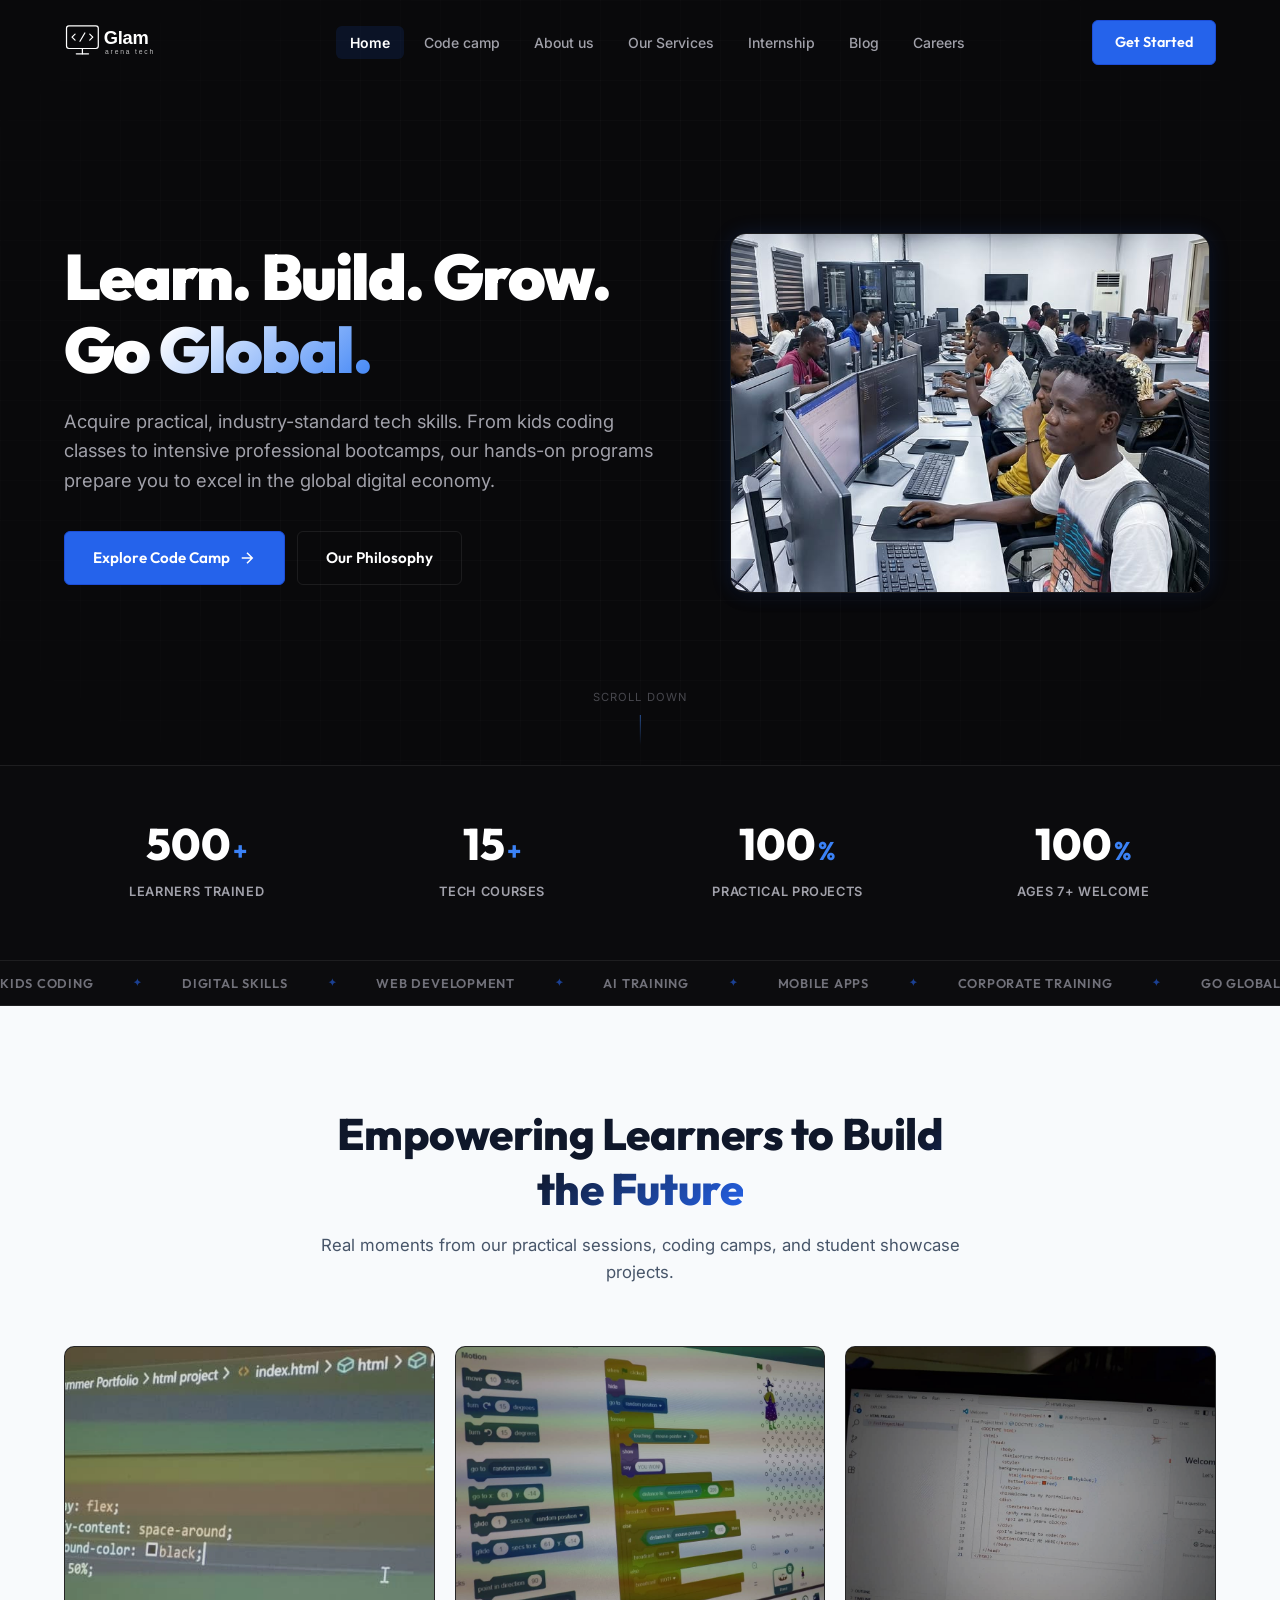
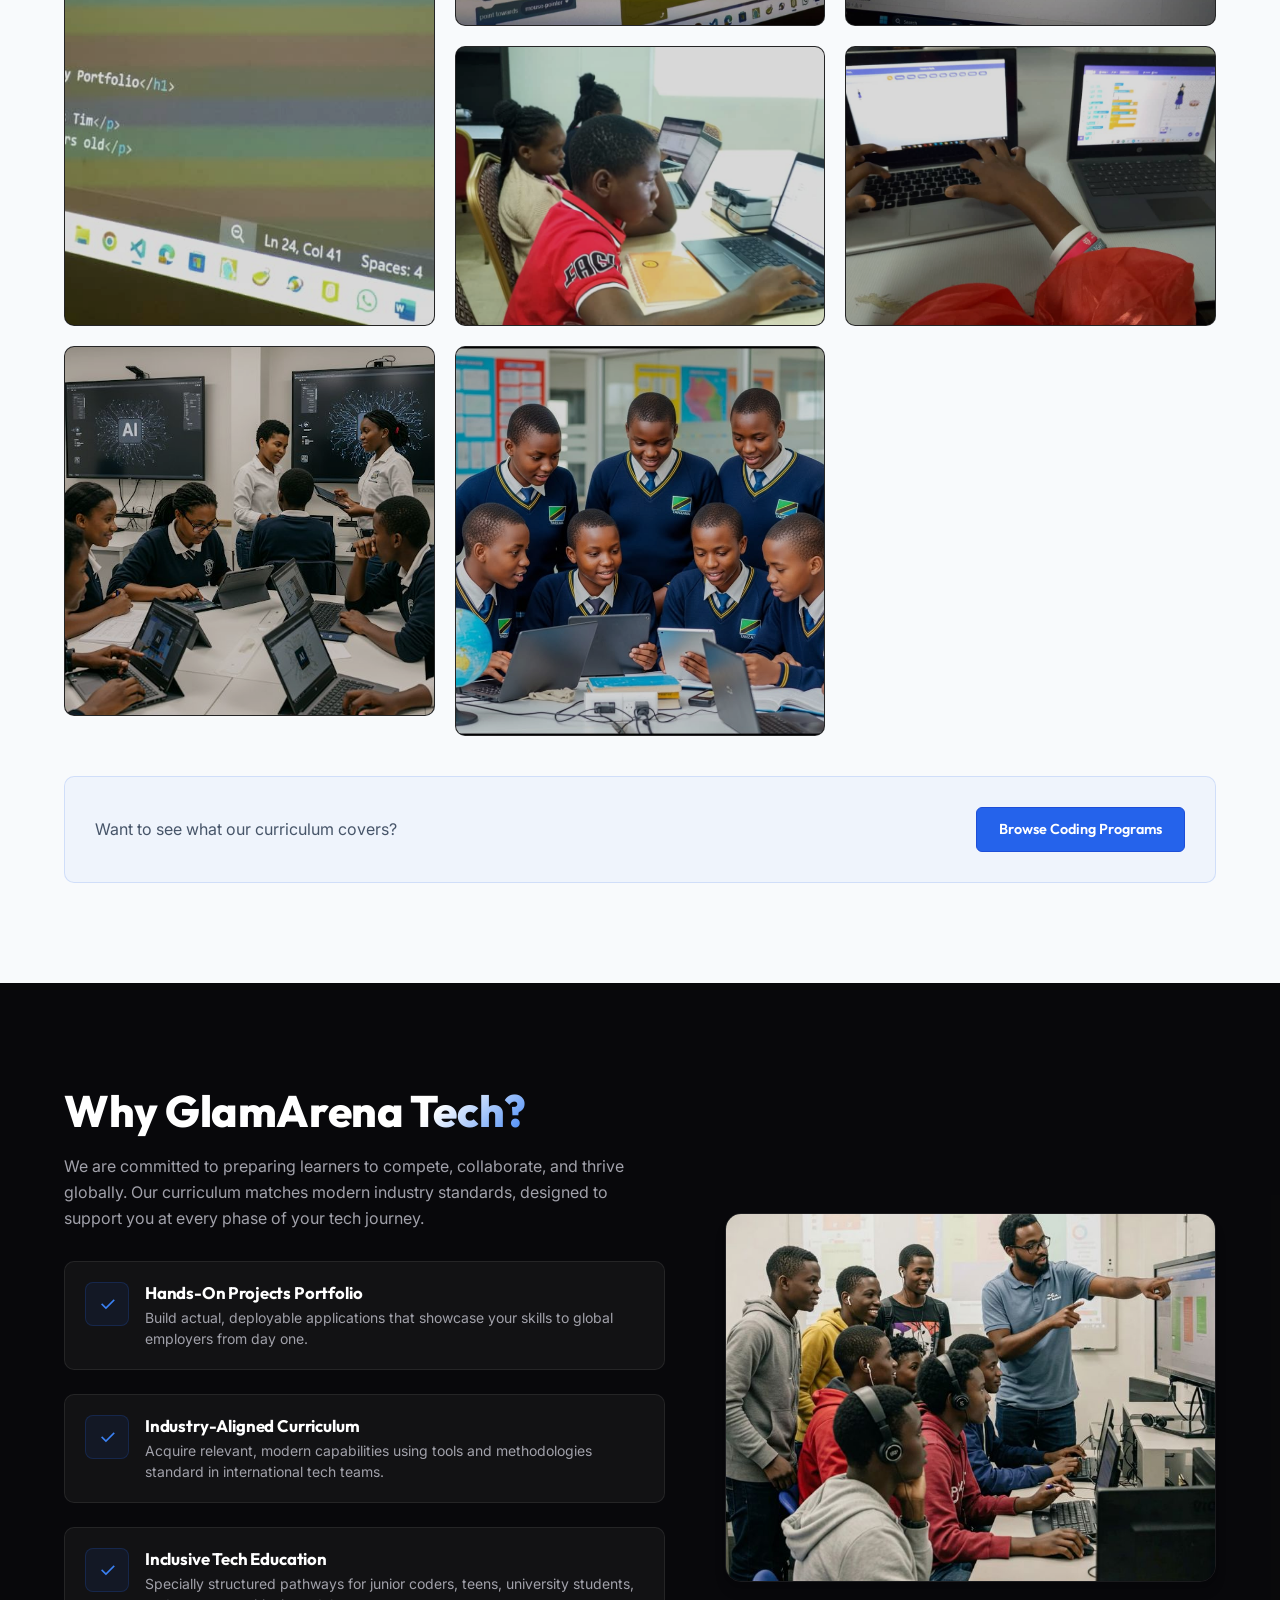
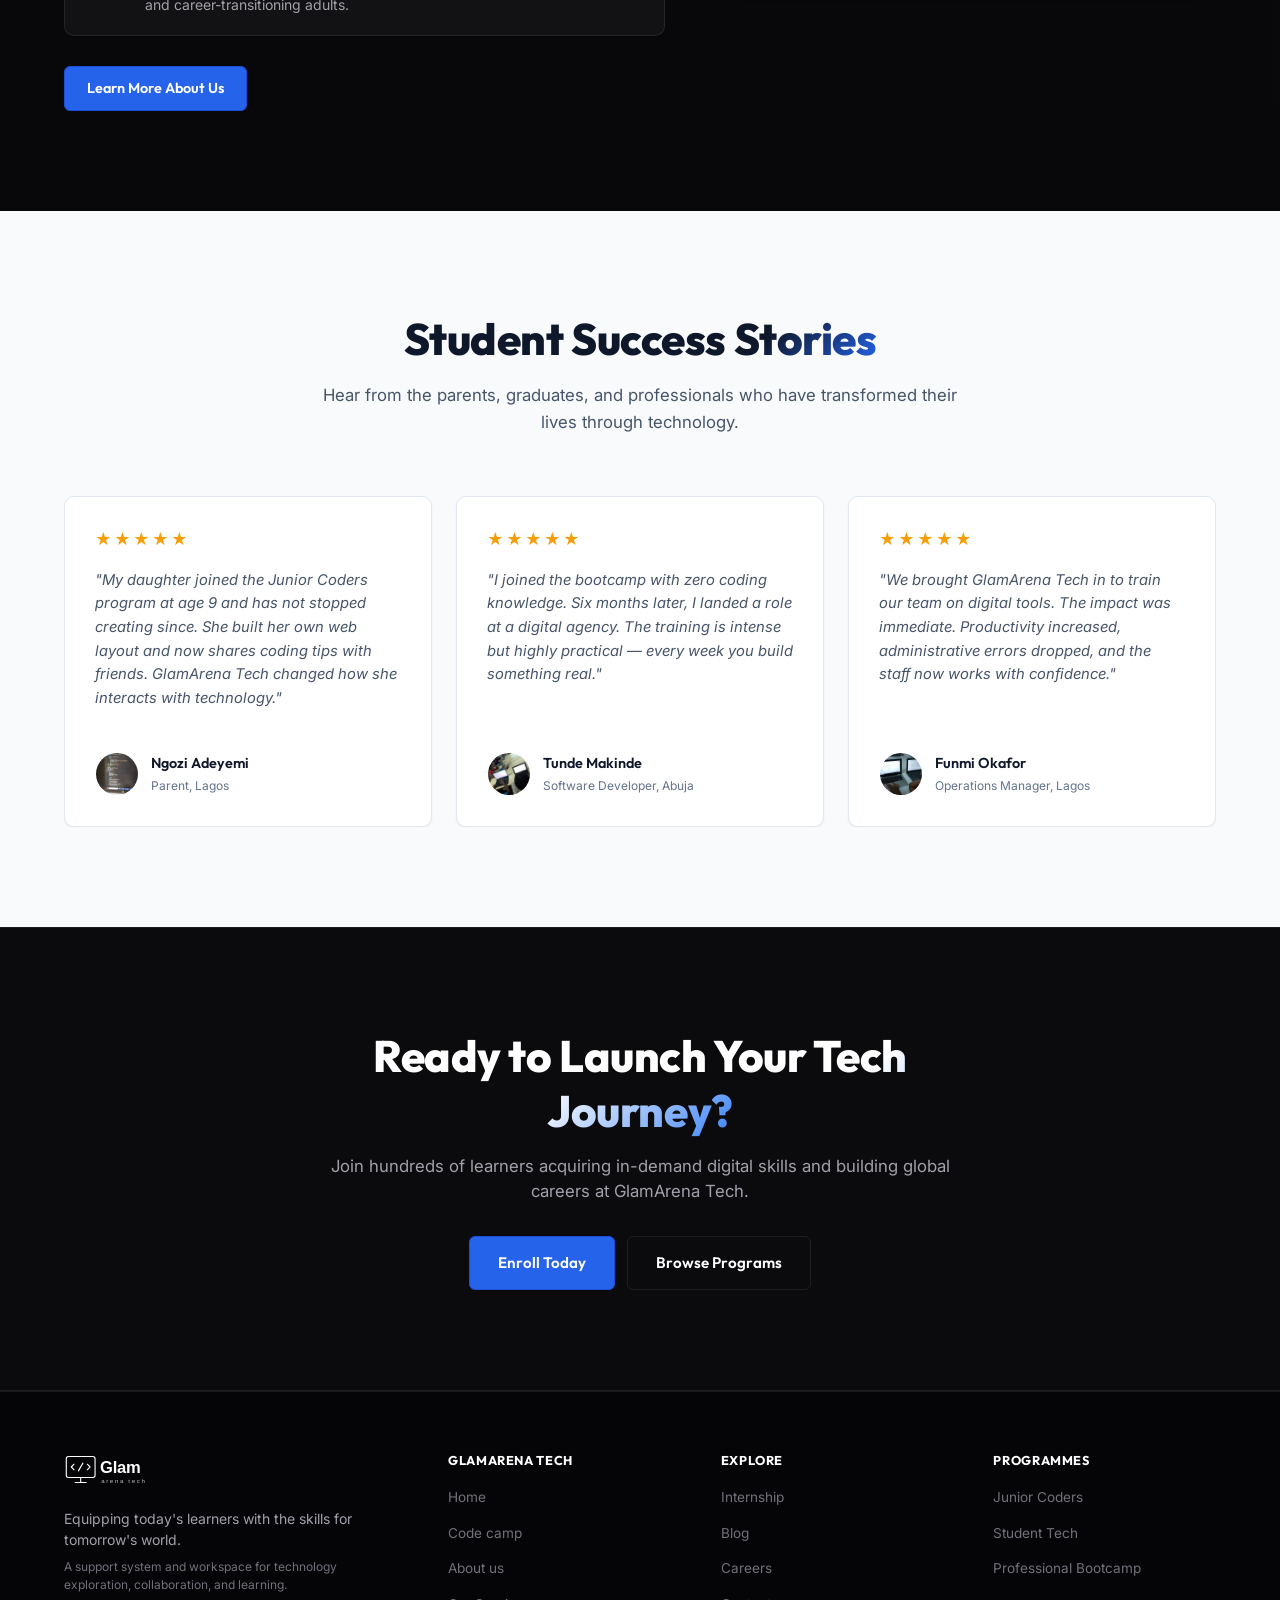
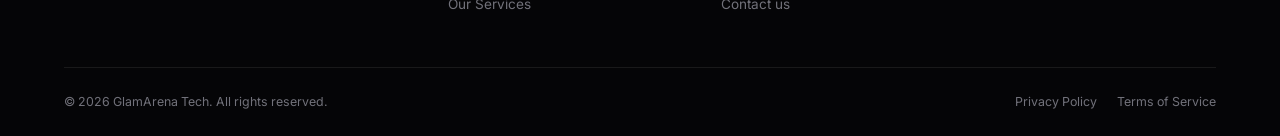
<file: index.html>
<!DOCTYPE html>
<html lang="en">
<head>
  <meta charset="UTF-8" />
  <meta name="viewport" content="width=device-width, initial-scale=1.0" />
  <meta name="description" content="GlamArena Tech is a premium tech education platform. Equipping today's learners with practical digital skills for tomorrow's world." />
  <title>GlamArena Tech | Premium Tech Education Platform</title>
  <link rel="stylesheet" href="style.css" />
</head>
<body>

  <!-- ===== NAVBAR ===== -->
  <nav id="navbar" class="navbar">
    <div class="nav-container">
      <a href="index.html" class="nav-logo">
        <img src="assets/logo-new.svg" alt="GlamArena Tech Logo" class="logo-img" />
      </a>
      <ul class="nav-links" id="navLinks">
        <li><a href="index.html" class="nav-link active">Home</a></li>
        <li><a href="code-camp.html" class="nav-link">Code camp</a></li>
        <li><a href="about.html" class="nav-link">About us</a></li>
        <li><a href="services.html" class="nav-link">Our Services</a></li>
        <li><a href="internship.html" class="nav-link">Internship</a></li>
        <li><a href="blog.html" class="nav-link">Blog</a></li>
        <li><a href="careers.html" class="nav-link">Careers</a></li>
      </ul>
      <a href="contact.html#contactForm" class="btn btn-primary nav-cta">Get Started</a>
      <button class="hamburger" id="hamburger" aria-label="Toggle menu">
        <span></span><span></span><span></span>
      </button>
    </div>
  </nav>

  <!-- ===== HERO ===== -->
  <section id="home" class="hero">
    <div class="hero-bg-grid"></div>
    <div class="container hero-container">
      <div class="hero-content">
        <h1 class="hero-title">
          Learn. Build. Grow.<br />
          <span class="gradient-text">Go Global.</span>
        </h1>
        <p class="hero-subtitle">
          Acquire practical, industry-standard tech skills. From kids coding classes to intensive professional bootcamps, our hands-on programs prepare you to excel in the global digital economy.
        </p>
        <div class="hero-actions">
          <a href="code-camp.html" class="btn btn-primary btn-lg">
            Explore Code Camp
            <svg width="18" height="18" viewBox="0 0 24 24" fill="none" stroke="currentColor" stroke-width="2"><path d="M5 12h14M12 5l7 7-7 7"/></svg>
          </a>
          <a href="about.html" class="btn btn-outline btn-lg">
            Our Philosophy
          </a>
        </div>
      </div>
      <div class="hero-visual">
        <div class="hero-image-wrapper">
          <img src="assets/lab.jpg" alt="Students coding in GlamArena Tech computer lab" class="hero-img" />
        </div>
      </div>
    </div>
    <div class="hero-scroll-indicator">
      <span>Scroll Down</span>
      <div class="scroll-line"></div>
    </div>
  </section>

  <!-- ===== STATISTICS BANNER ===== -->
  <section class="stats-section">
    <div class="container stats-grid">
      <div class="stat-card">
        <div class="stat-number-wrapper">
          <span class="stat-number" data-target="500">0</span><span class="stat-suffix">+</span>
        </div>
        <span class="stat-label">Learners Trained</span>
      </div>
      <div class="stat-card">
        <div class="stat-number-wrapper">
          <span class="stat-number" data-target="15">0</span><span class="stat-suffix">+</span>
        </div>
        <span class="stat-label">Tech Courses</span>
      </div>
      <div class="stat-card">
        <div class="stat-number-wrapper">
          <span class="stat-number" data-target="100">0</span><span class="stat-suffix">%</span>
        </div>
        <span class="stat-label">Practical Projects</span>
      </div>
      <div class="stat-card">
        <div class="stat-number-wrapper">
          <span class="stat-number" data-target="100">0</span><span class="stat-suffix">%</span>
        </div>
        <span class="stat-label">Ages 7+ Welcome</span>
      </div>
    </div>
  </section>

  <!-- ===== MARQUEE STRIP ===== -->
  <div class="marquee-strip">
    <div class="marquee-track">
      <span>Kids Coding</span><span class="marquee-dot">&#10022;</span>
      <span>Digital Skills</span><span class="marquee-dot">&#10022;</span>
      <span>Web Development</span><span class="marquee-dot">&#10022;</span>
      <span>AI Training</span><span class="marquee-dot">&#10022;</span>
      <span>Mobile Apps</span><span class="marquee-dot">&#10022;</span>
      <span>Corporate Training</span><span class="marquee-dot">&#10022;</span>
      <span>Go Global</span><span class="marquee-dot">&#10022;</span>
      <span>Learn &amp; Grow</span><span class="marquee-dot">&#10022;</span>
      <!-- Repeated for infinite scroll seamless track -->
      <span>Kids Coding</span><span class="marquee-dot">&#10022;</span>
      <span>Digital Skills</span><span class="marquee-dot">&#10022;</span>
      <span>Web Development</span><span class="marquee-dot">&#10022;</span>
      <span>AI Training</span><span class="marquee-dot">&#10022;</span>
      <span>Mobile Apps</span><span class="marquee-dot">&#10022;</span>
      <span>Corporate Training</span><span class="marquee-dot">&#10022;</span>
      <span>Go Global</span><span class="marquee-dot">&#10022;</span>
      <span>Learn &amp; Grow</span><span class="marquee-dot">&#10022;</span>
    </div>
  </div>

  <!-- ===== PHOTO GALLERY ===== -->
  <section class="gallery section section-white">
    <div class="container">
      <div class="section-header">
        <h2 class="section-title">Empowering Learners to <span class="gradient-text">Build the Future</span></h2>
        <p class="section-subtitle">Real moments from our practical sessions, coding camps, and student showcase projects.</p>
      </div>
      <div class="gallery-grid">
        <div class="gallery-item gallery-item-tall" data-label="HTML Class Session">
          <img src="assets/children-html-1.jpeg" alt="Children learning HTML coding in class" loading="lazy" />
          <div class="gallery-overlay">
            <span class="gallery-tag">HTML &amp; CSS</span>
            <p>Young learners building web structures during our intensive coding sessions.</p>
          </div>
        </div>
        <div class="gallery-item" data-label="Collaborative Coding">
          <img src="assets/children-html-2.jpeg" alt="Kids working together on a coding challenge" loading="lazy" />
          <div class="gallery-overlay">
            <span class="gallery-tag">Teamwork</span>
            <p>Collaborating on design ideas and code structures in the classroom.</p>
          </div>
        </div>
        <div class="gallery-item" data-label="Practical Programming">
          <img src="assets/children-html-3.jpeg" alt="Kids typing HTML code on a laptop" loading="lazy" />
          <div class="gallery-overlay">
            <span class="gallery-tag">Hands-on Practice</span>
            <p>Every student writes real code from day one under active mentorship.</p>
          </div>
        </div>

        <div class="gallery-item" data-label="Group Learning">
          <img src="assets/photo-3.jpg" alt="Learners discussing programming concepts" loading="lazy" />
          <div class="gallery-overlay">
            <span class="gallery-tag">Peer Learning</span>
            <p>Encouraging communication and problem-solving through group workshops.</p>
          </div>
        </div>
        <div class="gallery-item" data-label="Focused Coding">
          <img src="assets/photo-5.jpg" alt="Student deeply focused on a web application project" loading="lazy" />
          <div class="gallery-overlay">
            <span class="gallery-tag">Advanced Track</span>
            <p>Learners coding scalable web pages and UI designs in high-focus environments.</p>
          </div>
        </div>
        <div class="gallery-item" data-label="AI in the Classroom">
          <img src="assets/147070744076659032.jpg" alt="School students learning AI concepts on laptops" loading="lazy" />
          <div class="gallery-overlay">
            <span class="gallery-tag">AI &amp; Machine Learning</span>
            <p>Introducing the next generation to artificial intelligence through hands-on discovery.</p>
          </div>
        </div>
        <div class="gallery-item gallery-item-tall" data-label="Collaborative Learning">
          <img src="assets/Form One English Language For Secondary Schools Students Book With Grammar Exercises And Answers1.jpg" alt="School students collaborating with laptops and tablets" loading="lazy" />
          <div class="gallery-overlay">
            <span class="gallery-tag">Tech for Schools</span>
            <p>Secondary school students engage with digital tools and collaborative tech-based projects.</p>
          </div>
        </div>
      </div>
      <div class="gallery-cta">
        <p>Want to see what our curriculum covers?</p>
        <a href="code-camp.html" class="btn btn-primary">Browse Coding Programs</a>
      </div>
    </div>
  </section>

  <!-- ===== WHY CHOOSE US ===== -->
  <section class="section" style="background-color: rgba(9, 9, 11, 0.4);">
    <div class="container why-us-grid">
      <div class="why-us-content">
        <h2 class="section-title">Why GlamArena <span class="gradient-text">Tech?</span></h2>
        <p class="why-us-text">We are committed to preparing learners to compete, collaborate, and thrive globally. Our curriculum matches modern industry standards, designed to support you at every phase of your tech journey.</p>
        <div class="why-us-list">
          <div class="why-item">
            <div class="why-icon">&#10003;</div>
            <div>
              <h4>Hands-On Projects Portfolio</h4>
              <p>Build actual, deployable applications that showcase your skills to global employers from day one.</p>
            </div>
          </div>
          <div class="why-item">
            <div class="why-icon">&#10003;</div>
            <div>
              <h4>Industry-Aligned Curriculum</h4>
              <p>Acquire relevant, modern capabilities using tools and methodologies standard in international tech teams.</p>
            </div>
          </div>
          <div class="why-item">
            <div class="why-icon">&#10003;</div>
            <div>
              <h4>Inclusive Tech Education</h4>
              <p>Specially structured pathways for junior coders, teens, university students, and career-transitioning adults.</p>
            </div>
          </div>
        </div>
        <a href="about.html" class="btn btn-primary" style="margin-top: 30px; align-self: flex-start;">Learn More About Us</a>
      </div>
      <div class="why-us-visual">
        <div class="why-image-box">
          <img src="assets/Learning digital skills.jpg" alt="Mentor teaching students digital skills in a classroom" class="why-real-img" />
        </div>
      </div>
    </div>
  </section>

  <!-- ===== TESTIMONIALS ===== -->
  <section class="testimonials section section-white">
    <div class="container">
      <div class="section-header">
        <h2 class="section-title">Student Success <span class="gradient-text">Stories</span></h2>
        <p class="section-subtitle">Hear from the parents, graduates, and professionals who have transformed their lives through technology.</p>
      </div>
      <div class="testimonials-carousel-wrapper">
        <div class="testimonials-grid">
          <div class="testimonial-card">
            <div>
              <div class="testimonial-stars">&#9733;&#9733;&#9733;&#9733;&#9733;</div>
              <p class="testimonial-text">"My daughter joined the Junior Coders program at age 9 and has not stopped creating since. She built her own web layout and now shares coding tips with friends. GlamArena Tech changed how she interacts with technology."</p>
            </div>
            <div class="testimonial-author">
              <img src="assets/photo-2.jpg" alt="Ngozi Adeyemi" class="author-avatar-img" />
              <div class="author-info">
                <strong>Ngozi Adeyemi</strong>
                <span>Parent, Lagos</span>
              </div>
            </div>
          </div>
          <div class="testimonial-card">
            <div>
              <div class="testimonial-stars">&#9733;&#9733;&#9733;&#9733;&#9733;</div>
              <p class="testimonial-text">"I joined the bootcamp with zero coding knowledge. Six months later, I landed a role at a digital agency. The training is intense but highly practical — every week you build something real."</p>
            </div>
            <div class="testimonial-author">
              <img src="assets/photo-4.jpg" alt="Tunde Makinde" class="author-avatar-img" />
              <div class="author-info">
                <strong>Tunde Makinde</strong>
                <span>Software Developer, Abuja</span>
              </div>
            </div>
          </div>
          <div class="testimonial-card">
            <div>
              <div class="testimonial-stars">&#9733;&#9733;&#9733;&#9733;&#9733;</div>
              <p class="testimonial-text">"We brought GlamArena Tech in to train our team on digital tools. The impact was immediate. Productivity increased, administrative errors dropped, and the staff now works with confidence."</p>
            </div>
            <div class="testimonial-author">
              <img src="assets/photo-6.jpg" alt="Funmi Okafor" class="author-avatar-img" />
              <div class="author-info">
                <strong>Funmi Okafor</strong>
                <span>Operations Manager, Lagos</span>
              </div>
            </div>
          </div>
        </div>
        <div class="carousel-dots">
          <button class="carousel-dot active" aria-label="Slide 1"></button>
          <button class="carousel-dot" aria-label="Slide 2"></button>
          <button class="carousel-dot" aria-label="Slide 3"></button>
        </div>
      </div>
    </div>
  </section>

  <!-- ===== CTA ===== -->
  <section class="cta-section section">
    <div class="container">
      <div class="cta-inner">
        <h2 class="cta-title">Ready to Launch Your <span class="gradient-text">Tech Journey?</span></h2>
        <p class="cta-subtitle">Join hundreds of learners acquiring in-demand digital skills and building global careers at GlamArena Tech.</p>
        <div class="cta-actions">
          <a href="contact.html" class="btn btn-primary btn-lg">Enroll Today</a>
          <a href="code-camp.html" class="btn btn-outline btn-lg">Browse Programs</a>
        </div>
      </div>
    </div>
  </section>

  <!-- ===== FOOTER ===== -->
  <footer class="footer">
    <div class="container">
      <div class="footer-grid">
        <div class="footer-brand">
          <a href="index.html" class="nav-logo">
            <img src="assets/logo-new.svg" alt="GlamArena Tech Logo" class="logo-img" />
          </a>
          <p class="footer-tagline">Equipping today's learners with the skills for tomorrow's world.</p>
          <p class="footer-copy">A support system and workspace for technology exploration, collaboration, and learning.</p>
        </div>
        <div class="footer-col">
          <h4>GlamArena Tech</h4>
          <ul>
            <li><a href="index.html">Home</a></li>
            <li><a href="code-camp.html">Code camp</a></li>
            <li><a href="about.html">About us</a></li>
            <li><a href="services.html">Our Services</a></li>
          </ul>
        </div>
        <div class="footer-col">
          <h4>Explore</h4>
          <ul>
            <li><a href="internship.html">Internship</a></li>
            <li><a href="blog.html">Blog</a></li>
            <li><a href="careers.html">Careers</a></li>
            <li><a href="contact.html">Contact us</a></li>
          </ul>
        </div>
        <div class="footer-col">
          <h4>Programmes</h4>
          <ul>
            <li><a href="code-camp.html">Junior Coders</a></li>
            <li><a href="code-camp.html">Student Tech</a></li>
            <li><a href="code-camp.html">Professional Bootcamp</a></li>
          </ul>
        </div>
      </div>
      <div class="footer-bottom">
        <p>&copy; 2026 GlamArena Tech. All rights reserved.</p>
        <div class="footer-bottom-links">
          <a href="#">Privacy Policy</a>
          <a href="#">Terms of Service</a>
        </div>
      </div>
    </div>
  </footer>

  <script src="script.js"></script>
</body>
</html>
</file>
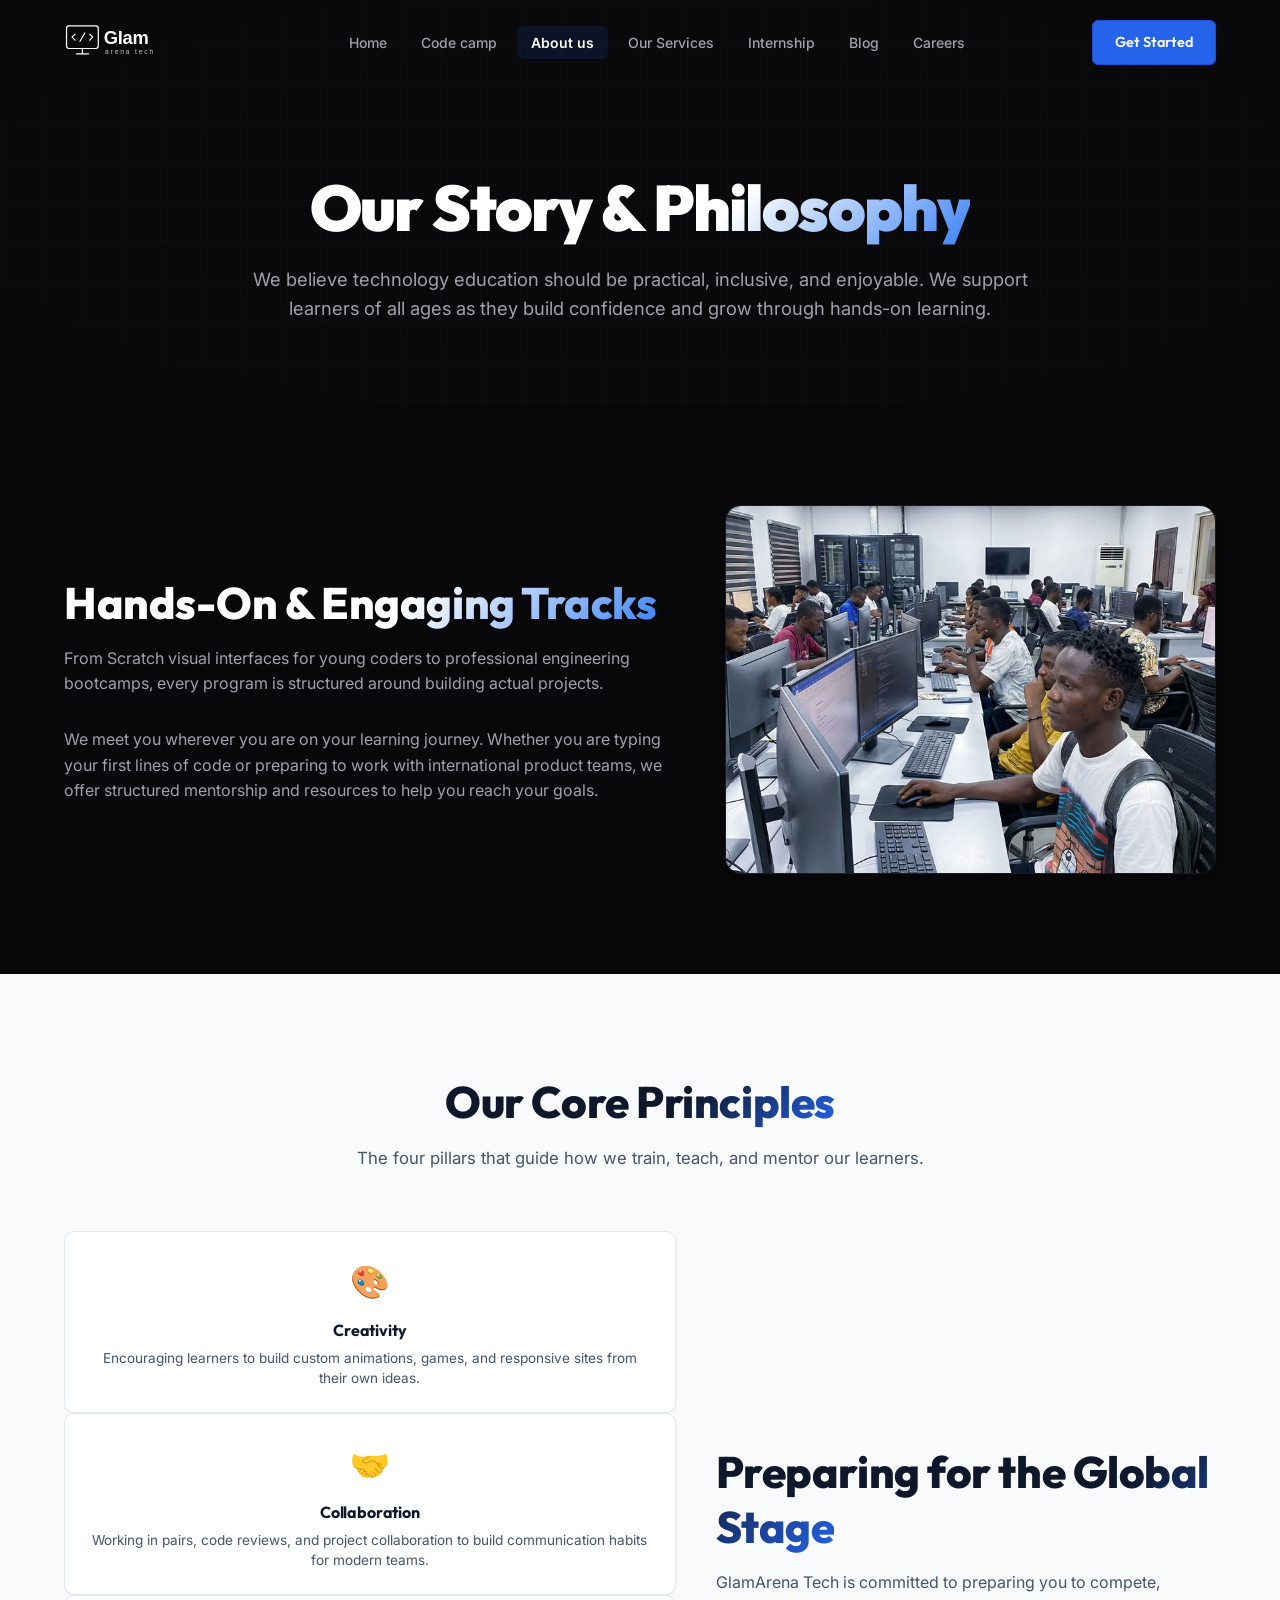
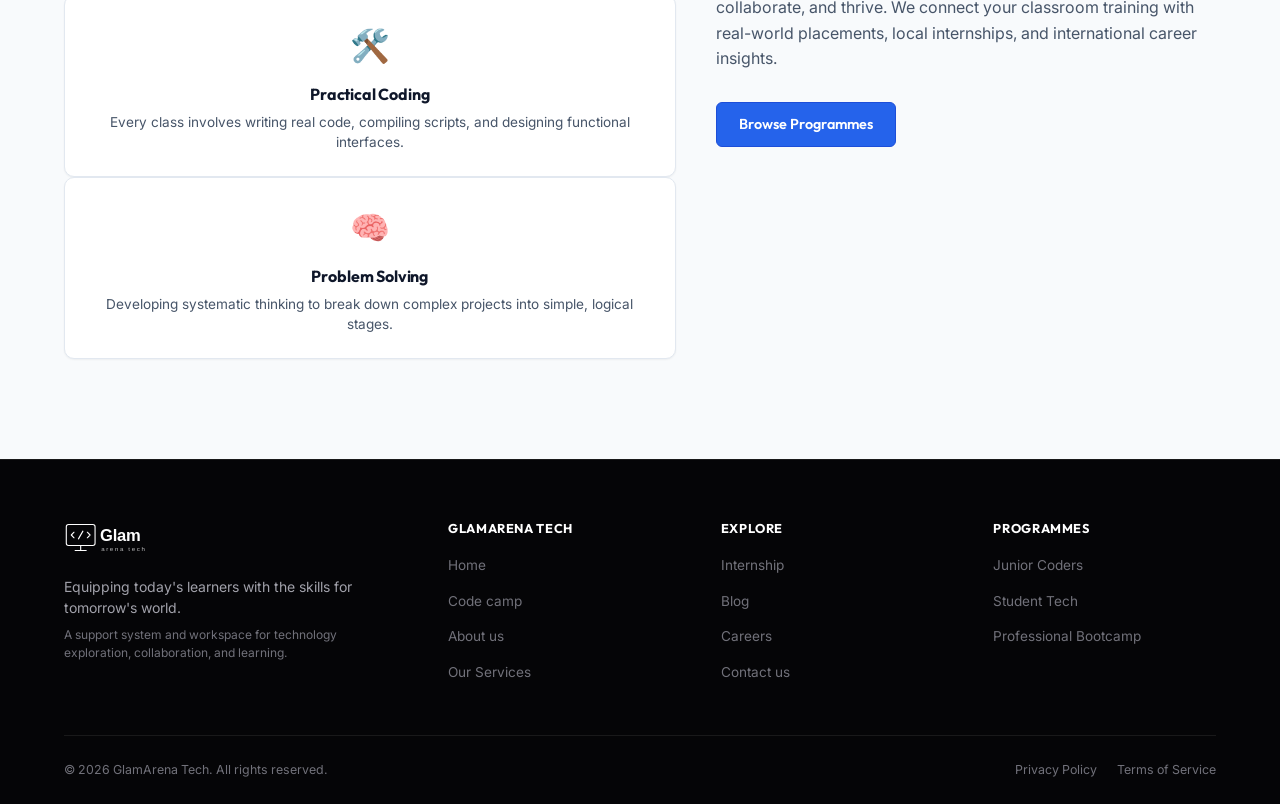
<file: about.html>
<!DOCTYPE html>
<html lang="en">
<head>
  <meta charset="UTF-8" />
  <meta name="viewport" content="width=device-width, initial-scale=1.0" />
  <meta name="description" content="Learn about GlamArena Tech. Our philosophy, mission, and the core values guiding our tech education programs." />
  <title>GlamArena Tech | About Us</title>
  <link rel="stylesheet" href="style.css" />
</head>
<body>

  <!-- ===== NAVBAR ===== -->
  <nav id="navbar" class="navbar">
    <div class="nav-container">
      <a href="index.html" class="nav-logo">
        <img src="assets/logo-new.svg" alt="GlamArena Tech Logo" class="logo-img" />
      </a>
      <ul class="nav-links" id="navLinks">
        <li><a href="index.html" class="nav-link">Home</a></li>
        <li><a href="code-camp.html" class="nav-link">Code camp</a></li>
        <li><a href="about.html" class="nav-link active">About us</a></li>
        <li><a href="services.html" class="nav-link">Our Services</a></li>
        <li><a href="internship.html" class="nav-link">Internship</a></li>
        <li><a href="blog.html" class="nav-link">Blog</a></li>
        <li><a href="careers.html" class="nav-link">Careers</a></li>
      </ul>
      <a href="contact.html#contactForm" class="btn btn-primary nav-cta">Get Started</a>
      <button class="hamburger" id="hamburger" aria-label="Toggle menu">
        <span></span><span></span><span></span>
      </button>
    </div>
  </nav>

  <!-- ===== PAGE HEADER ===== -->
  <section class="hero" style="min-height: 45vh; padding-top: 130px; padding-bottom: 40px;">
    <div class="hero-bg-grid"></div>
    <div class="container hero-container" style="grid-template-columns: 1fr; text-align: center;">
      <div class="hero-content" style="align-items: center; max-width: 800px; margin: 0 auto;">
        <h1 class="hero-title">
          Our Story &amp; <span class="gradient-text">Philosophy</span>
        </h1>
        <p class="hero-subtitle" style="margin-bottom: 0;">
          We believe technology education should be practical, inclusive, and enjoyable. We support learners of all ages as they build confidence and grow through hands-on learning.
        </p>
      </div>
    </div>
  </section>

  <!-- ===== DETAILED PHILOSOPHY ===== -->
  <section class="section" style="background-color: rgba(9, 9, 11, 0.4);">
    <div class="container why-us-grid">
      <div class="why-us-content">
        <h2 class="section-title">Hands-On &amp; <span class="gradient-text">Engaging Tracks</span></h2>
        <p class="why-us-text">
          From Scratch visual interfaces for young coders to professional engineering bootcamps, every program is structured around building actual projects. 
        </p>
        <p class="why-us-text" style="margin-bottom: 0;">
          We meet you wherever you are on your learning journey. Whether you are typing your first lines of code or preparing to work with international product teams, we offer structured mentorship and resources to help you reach your goals.
        </p>
      </div>
      <div class="why-us-visual">
        <div class="why-image-box">
          <img src="assets/lab.jpg" alt="Students coding in GlamArena Tech computer lab" class="why-real-img" />
        </div>
      </div>
    </div>
  </section>

  <!-- ===== CORE VALUES ===== -->
  <section class="section section-white">
    <div class="container">
      <div class="section-header">
        <h2 class="section-title">Our Core <span class="gradient-text">Principles</span></h2>
        <p class="section-subtitle">The four pillars that guide how we train, teach, and mentor our learners.</p>
      </div>
      <div class="why-us-grid" style="align-items: center; gap: 40px;">
        <div class="metric-grid">
          <div class="metric-card" style="background: var(--bg-card-light); border: 1px solid var(--border-light); padding: 24px; border-radius: var(--radius-md); text-align: center;">
            <span style="font-size: 2rem; display: block; margin-bottom: 12px;">🎨</span>
            <h4 style="color: var(--text-primary-light); margin-bottom: 8px; font-family: var(--font-main); font-weight: 700;">Creativity</h4>
            <p style="color: var(--text-secondary-light); font-size: 0.85rem; line-height: 1.5;">Encouraging learners to build custom animations, games, and responsive sites from their own ideas.</p>
          </div>
          <div class="metric-card" style="background: var(--bg-card-light); border: 1px solid var(--border-light); padding: 24px; border-radius: var(--radius-md); text-align: center;">
            <span style="font-size: 2rem; display: block; margin-bottom: 12px;">🤝</span>
            <h4 style="color: var(--text-primary-light); margin-bottom: 8px; font-family: var(--font-main); font-weight: 700;">Collaboration</h4>
            <p style="color: var(--text-secondary-light); font-size: 0.85rem; line-height: 1.5;">Working in pairs, code reviews, and project collaboration to build communication habits for modern teams.</p>
          </div>
          <div class="metric-card" style="background: var(--bg-card-light); border: 1px solid var(--border-light); padding: 24px; border-radius: var(--radius-md); text-align: center;">
            <span style="font-size: 2rem; display: block; margin-bottom: 12px;">🛠️</span>
            <h4 style="color: var(--text-primary-light); margin-bottom: 8px; font-family: var(--font-main); font-weight: 700;">Practical Coding</h4>
            <p style="color: var(--text-secondary-light); font-size: 0.85rem; line-height: 1.5;">Every class involves writing real code, compiling scripts, and designing functional interfaces.</p>
          </div>
          <div class="metric-card" style="background: var(--bg-card-light); border: 1px solid var(--border-light); padding: 24px; border-radius: var(--radius-md); text-align: center;">
            <span style="font-size: 2rem; display: block; margin-bottom: 12px;">🧠</span>
            <h4 style="color: var(--text-primary-light); margin-bottom: 8px; font-family: var(--font-main); font-weight: 700;">Problem Solving</h4>
            <p style="color: var(--text-secondary-light); font-size: 0.85rem; line-height: 1.5;">Developing systematic thinking to break down complex projects into simple, logical stages.</p>
          </div>
        </div>
        <div class="why-us-content">
          <h2 class="section-title">Preparing for the <span class="gradient-text">Global Stage</span></h2>
          <p class="why-us-text">
            GlamArena Tech is committed to preparing you to compete, collaborate, and thrive. We connect your classroom training with real-world placements, local internships, and international career insights.
          </p>
          <a href="code-camp.html" class="btn btn-primary" style="align-self: flex-start;">Browse Programmes</a>
        </div>
      </div>
    </div>
  </section>

  <!-- ===== FOOTER ===== -->
  <footer class="footer">
    <div class="container">
      <div class="footer-grid">
        <div class="footer-brand">
          <a href="index.html" class="nav-logo">
            <img src="assets/logo-new.svg" alt="GlamArena Tech Logo" class="logo-img" />
          </a>
          <p class="footer-tagline">Equipping today's learners with the skills for tomorrow's world.</p>
          <p class="footer-copy">A support system and workspace for technology exploration, collaboration, and learning.</p>
        </div>
        <div class="footer-col">
          <h4>GlamArena Tech</h4>
          <ul>
            <li><a href="index.html">Home</a></li>
            <li><a href="code-camp.html">Code camp</a></li>
            <li><a href="about.html">About us</a></li>
            <li><a href="services.html">Our Services</a></li>
          </ul>
        </div>
        <div class="footer-col">
          <h4>Explore</h4>
          <ul>
            <li><a href="internship.html">Internship</a></li>
            <li><a href="blog.html">Blog</a></li>
            <li><a href="careers.html">Careers</a></li>
            <li><a href="contact.html">Contact us</a></li>
          </ul>
        </div>
        <div class="footer-col">
          <h4>Programmes</h4>
          <ul>
            <li><a href="code-camp.html">Junior Coders</a></li>
            <li><a href="code-camp.html">Student Tech</a></li>
            <li><a href="code-camp.html">Professional Bootcamp</a></li>
          </ul>
        </div>
      </div>
      <div class="footer-bottom">
        <p>&copy; 2026 GlamArena Tech. All rights reserved.</p>
        <div class="footer-bottom-links">
          <a href="#">Privacy Policy</a>
          <a href="#">Terms of Service</a>
        </div>
      </div>
    </div>
  </footer>

  <script src="script.js"></script>
</body>
</html>
</file>
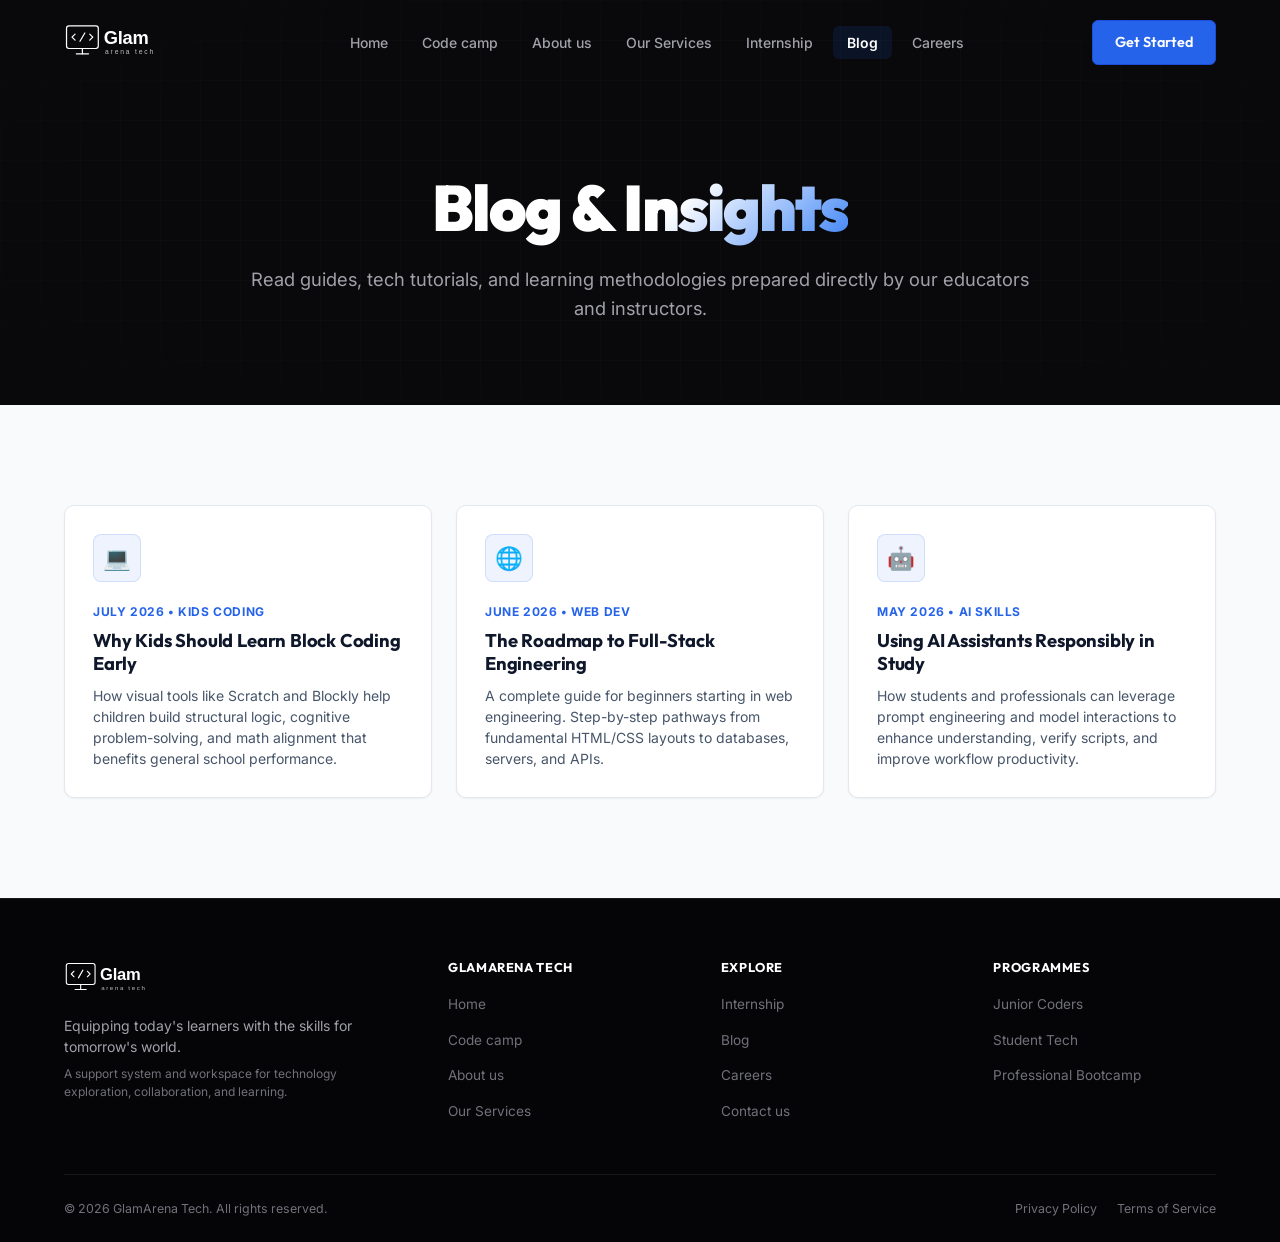
<file: blog.html>
<!DOCTYPE html>
<html lang="en">
<head>
  <meta charset="UTF-8" />
  <meta name="viewport" content="width=device-width, initial-scale=1.0" />
  <meta name="description" content="Read GlamArena Tech articles, tech education tips, Python tutorials, kids coding guidance, and student spotlights." />
  <title>GlamArena Tech | Blog &amp; Insights</title>
  <link rel="stylesheet" href="style.css" />
</head>
<body>

  <!-- ===== NAVBAR ===== -->
  <nav id="navbar" class="navbar">
    <div class="nav-container">
      <a href="index.html" class="nav-logo">
        <img src="assets/logo-new.svg" alt="GlamArena Tech Logo" class="logo-img" />
      </a>
      <ul class="nav-links" id="navLinks">
        <li><a href="index.html" class="nav-link">Home</a></li>
        <li><a href="code-camp.html" class="nav-link">Code camp</a></li>
        <li><a href="about.html" class="nav-link">About us</a></li>
        <li><a href="services.html" class="nav-link">Our Services</a></li>
        <li><a href="internship.html" class="nav-link">Internship</a></li>
        <li><a href="blog.html" class="nav-link active">Blog</a></li>
        <li><a href="careers.html" class="nav-link">Careers</a></li>
      </ul>
      <a href="contact.html#contactForm" class="btn btn-primary nav-cta">Get Started</a>
      <button class="hamburger" id="hamburger" aria-label="Toggle menu">
        <span></span><span></span><span></span>
      </button>
    </div>
  </nav>

  <!-- ===== PAGE HEADER ===== -->
  <section class="hero" style="min-height: 45vh; padding-top: 130px; padding-bottom: 40px;">
    <div class="hero-bg-grid"></div>
    <div class="container hero-container" style="grid-template-columns: 1fr; text-align: center;">
      <div class="hero-content" style="align-items: center; max-width: 800px; margin: 0 auto;">
        <h1 class="hero-title">
          Blog &amp; <span class="gradient-text">Insights</span>
        </h1>
        <p class="hero-subtitle" style="margin-bottom: 0;">
          Read guides, tech tutorials, and learning methodologies prepared directly by our educators and instructors.
        </p>
      </div>
    </div>
  </section>

  <!-- ===== BLOG LIST ===== -->
  <section class="services section section-white">
    <div class="container">
      <div class="services-grid">
        <div class="service-card">
          <div class="service-icon-wrap"><div class="service-icon">💻</div></div>
          <span style="font-size: 0.75rem; color: var(--primary); display: block; font-weight: 700; margin-bottom: 8px; text-transform: uppercase; letter-spacing: 0.05em;">July 2026 &bull; Kids Coding</span>
          <h3 class="service-title">Why Kids Should Learn Block Coding Early</h3>
          <p class="service-desc">How visual tools like Scratch and Blockly help children build structural logic, cognitive problem-solving, and math alignment that benefits general school performance.</p>
        </div>

        <div class="service-card">
          <div class="service-icon-wrap"><div class="service-icon">🌐</div></div>
          <span style="font-size: 0.75rem; color: var(--primary); display: block; font-weight: 700; margin-bottom: 8px; text-transform: uppercase; letter-spacing: 0.05em;">June 2026 &bull; Web Dev</span>
          <h3 class="service-title">The Roadmap to Full-Stack Engineering</h3>
          <p class="service-desc">A complete guide for beginners starting in web engineering. Step-by-step pathways from fundamental HTML/CSS layouts to databases, servers, and APIs.</p>
        </div>

        <div class="service-card">
          <div class="service-icon-wrap"><div class="service-icon">🤖</div></div>
          <span style="font-size: 0.75rem; color: var(--primary); display: block; font-weight: 700; margin-bottom: 8px; text-transform: uppercase; letter-spacing: 0.05em;">May 2026 &bull; AI Skills</span>
          <h3 class="service-title">Using AI Assistants Responsibly in Study</h3>
          <p class="service-desc">How students and professionals can leverage prompt engineering and model interactions to enhance understanding, verify scripts, and improve workflow productivity.</p>
        </div>
      </div>
    </div>
  </section>

  <!-- ===== FOOTER ===== -->
  <footer class="footer">
    <div class="container">
      <div class="footer-grid">
        <div class="footer-brand">
          <a href="index.html" class="nav-logo">
            <img src="assets/logo-new.svg" alt="GlamArena Tech Logo" class="logo-img" />
          </a>
          <p class="footer-tagline">Equipping today's learners with the skills for tomorrow's world.</p>
          <p class="footer-copy">A support system and workspace for technology exploration, collaboration, and learning.</p>
        </div>
        <div class="footer-col">
          <h4>GlamArena Tech</h4>
          <ul>
            <li><a href="index.html">Home</a></li>
            <li><a href="code-camp.html">Code camp</a></li>
            <li><a href="about.html">About us</a></li>
            <li><a href="services.html">Our Services</a></li>
          </ul>
        </div>
        <div class="footer-col">
          <h4>Explore</h4>
          <ul>
            <li><a href="internship.html">Internship</a></li>
            <li><a href="blog.html">Blog</a></li>
            <li><a href="careers.html">Careers</a></li>
            <li><a href="contact.html">Contact us</a></li>
          </ul>
        </div>
        <div class="footer-col">
          <h4>Programmes</h4>
          <ul>
            <li><a href="code-camp.html">Junior Coders</a></li>
            <li><a href="code-camp.html">Student Tech</a></li>
            <li><a href="code-camp.html">Professional Bootcamp</a></li>
          </ul>
        </div>
      </div>
      <div class="footer-bottom">
        <p>&copy; 2026 GlamArena Tech. All rights reserved.</p>
        <div class="footer-bottom-links">
          <a href="#">Privacy Policy</a>
          <a href="#">Terms of Service</a>
        </div>
      </div>
    </div>
  </footer>

  <script src="script.js"></script>
</body>
</html>
</file>
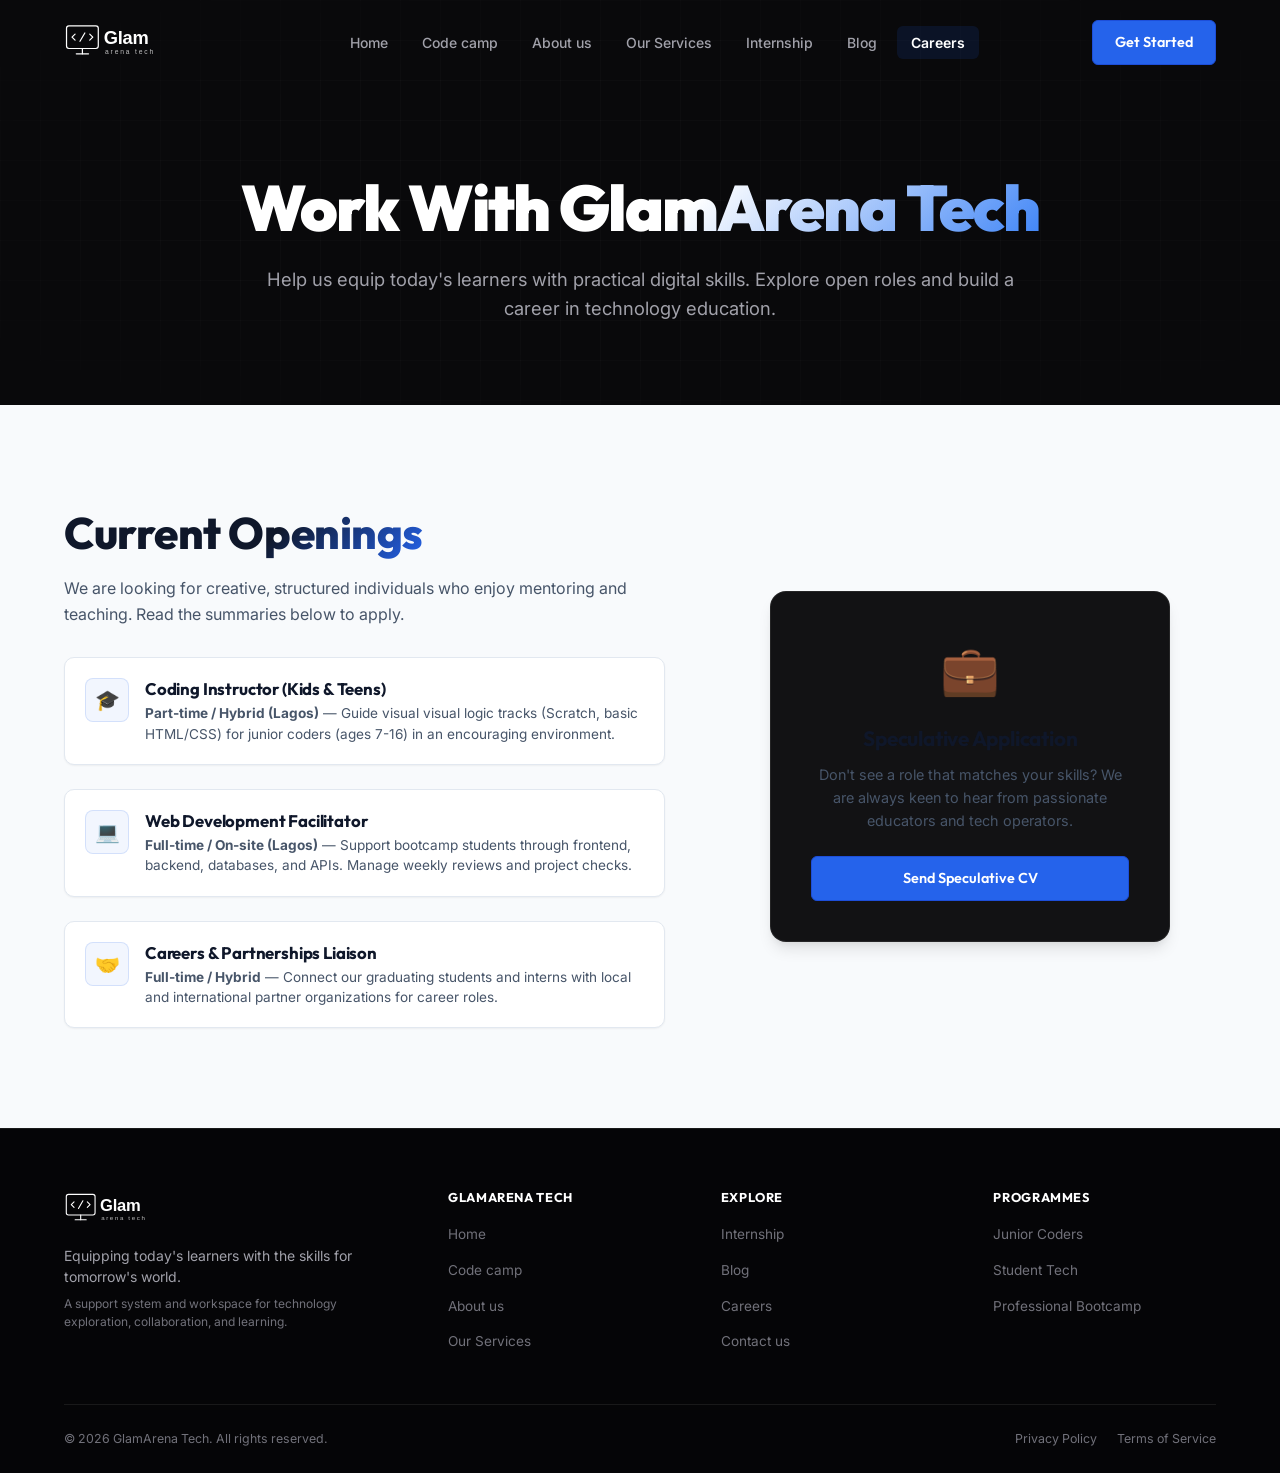
<file: careers.html>
<!DOCTYPE html>
<html lang="en">
<head>
  <meta charset="UTF-8" />
  <meta name="viewport" content="width=device-width, initial-scale=1.0" />
  <meta name="description" content="Careers at GlamArena Tech. Join our growing team of passionate educators, mentors, and program operators." />
  <title>GlamArena Tech | Careers</title>
  <link rel="stylesheet" href="style.css" />
</head>
<body>

  <!-- ===== NAVBAR ===== -->
  <nav id="navbar" class="navbar">
    <div class="nav-container">
      <a href="index.html" class="nav-logo">
        <img src="assets/logo-new.svg" alt="GlamArena Tech Logo" class="logo-img" />
      </a>
      <ul class="nav-links" id="navLinks">
        <li><a href="index.html" class="nav-link">Home</a></li>
        <li><a href="code-camp.html" class="nav-link">Code camp</a></li>
        <li><a href="about.html" class="nav-link">About us</a></li>
        <li><a href="services.html" class="nav-link">Our Services</a></li>
        <li><a href="internship.html" class="nav-link">Internship</a></li>
        <li><a href="blog.html" class="nav-link">Blog</a></li>
        <li><a href="careers.html" class="nav-link active">Careers</a></li>
      </ul>
      <a href="contact.html#contactForm" class="btn btn-primary nav-cta">Get Started</a>
      <button class="hamburger" id="hamburger" aria-label="Toggle menu">
        <span></span><span></span><span></span>
      </button>
    </div>
  </nav>

  <!-- ===== PAGE HEADER ===== -->
  <section class="hero" style="min-height: 45vh; padding-top: 130px; padding-bottom: 40px;">
    <div class="hero-bg-grid"></div>
    <div class="container hero-container" style="grid-template-columns: 1fr; text-align: center;">
      <div class="hero-content" style="align-items: center; max-width: 800px; margin: 0 auto;">
        <h1 class="hero-title">
          Work With <span class="gradient-text">GlamArena Tech</span>
        </h1>
        <p class="hero-subtitle" style="margin-bottom: 0;">
          Help us equip today's learners with practical digital skills. Explore open roles and build a career in technology education.
        </p>
      </div>
    </div>
  </section>

  <!-- ===== JOB LISTINGS ===== -->
  <section class="why-us section section-white">
    <div class="container why-us-grid">
      <div class="why-us-content">
        <h2 class="section-title">Current <span class="gradient-text">Openings</span></h2>
        <p class="why-us-text">We are looking for creative, structured individuals who enjoy mentoring and teaching. Read the summaries below to apply.</p>
        <div class="why-us-list">
          <div class="why-item" style="background: var(--bg-card-light); border: 1px solid var(--border-light); padding: 20px; border-radius: var(--radius-md);">
            <div class="why-icon" style="background: rgba(37, 99, 235, 0.06); border-color: rgba(37, 99, 235, 0.15); color: var(--primary);">&#127891;</div>
            <div>
              <h4 style="color: var(--text-primary-light); font-weight: 700; margin-bottom: 4px;">Coding Instructor (Kids &amp; Teens)</h4>
              <p style="color: var(--text-secondary-light); font-size: 0.85rem; line-height: 1.5;"><strong>Part-time / Hybrid (Lagos)</strong> &mdash; Guide visual visual logic tracks (Scratch, basic HTML/CSS) for junior coders (ages 7-16) in an encouraging environment.</p>
            </div>
          </div>
          <div class="why-item" style="background: var(--bg-card-light); border: 1px solid var(--border-light); padding: 20px; border-radius: var(--radius-md);">
            <div class="why-icon" style="background: rgba(37, 99, 235, 0.06); border-color: rgba(37, 99, 235, 0.15); color: var(--primary);">&#128187;</div>
            <div>
              <h4 style="color: var(--text-primary-light); font-weight: 700; margin-bottom: 4px;">Web Development Facilitator</h4>
              <p style="color: var(--text-secondary-light); font-size: 0.85rem; line-height: 1.5;"><strong>Full-time / On-site (Lagos)</strong> &mdash; Support bootcamp students through frontend, backend, databases, and APIs. Manage weekly reviews and project checks.</p>
            </div>
          </div>
          <div class="why-item" style="background: var(--bg-card-light); border: 1px solid var(--border-light); padding: 20px; border-radius: var(--radius-md);">
            <div class="why-icon" style="background: rgba(37, 99, 235, 0.06); border-color: rgba(37, 99, 235, 0.15); color: var(--primary);">&#129309;</div>
            <div>
              <h4 style="color: var(--text-primary-light); font-weight: 700; margin-bottom: 4px;">Careers &amp; Partnerships Liaison</h4>
              <p style="color: var(--text-secondary-light); font-size: 0.85rem; line-height: 1.5;"><strong>Full-time / Hybrid</strong> &mdash; Connect our graduating students and interns with local and international partner organizations for career roles.</p>
            </div>
          </div>
        </div>
      </div>
      <div class="why-us-visual" style="display: flex; align-items: center; justify-content: center;">
        <div style="background: var(--bg-card-dark); border: 1px solid var(--border-dark); padding: 40px; border-radius: var(--radius-lg); text-align: center; max-width: 400px; width: 100%; box-shadow: var(--shadow-lg);">
          <span style="font-size: 3rem; display: block; margin-bottom: 16px;">💼</span>
          <h3 style="font-family: var(--font-main); font-size: 1.3rem; color: var(--white); margin-bottom: 12px; font-weight: 700;">Speculative Application</h3>
          <p style="color: var(--text-secondary-dark); font-size: 0.9rem; line-height: 1.6; margin-bottom: 24px;">Don't see a role that matches your skills? We are always keen to hear from passionate educators and tech operators.</p>
          <a href="contact.html" class="btn btn-primary btn-full">Send Speculative CV</a>
        </div>
      </div>
    </div>
  </section>

  <!-- ===== FOOTER ===== -->
  <footer class="footer">
    <div class="container">
      <div class="footer-grid">
        <div class="footer-brand">
          <a href="index.html" class="nav-logo">
            <img src="assets/logo-new.svg" alt="GlamArena Tech Logo" class="logo-img" />
          </a>
          <p class="footer-tagline">Equipping today's learners with the skills for tomorrow's world.</p>
          <p class="footer-copy">A support system and workspace for technology exploration, collaboration, and learning.</p>
        </div>
        <div class="footer-col">
          <h4>GlamArena Tech</h4>
          <ul>
            <li><a href="index.html">Home</a></li>
            <li><a href="code-camp.html">Code camp</a></li>
            <li><a href="about.html">About us</a></li>
            <li><a href="services.html">Our Services</a></li>
          </ul>
        </div>
        <div class="footer-col">
          <h4>Explore</h4>
          <ul>
            <li><a href="internship.html">Internship</a></li>
            <li><a href="blog.html">Blog</a></li>
            <li><a href="careers.html">Careers</a></li>
            <li><a href="contact.html">Contact us</a></li>
          </ul>
        </div>
        <div class="footer-col">
          <h4>Programmes</h4>
          <ul>
            <li><a href="code-camp.html">Junior Coders</a></li>
            <li><a href="code-camp.html">Student Tech</a></li>
            <li><a href="code-camp.html">Professional Bootcamp</a></li>
          </ul>
        </div>
      </div>
      <div class="footer-bottom">
        <p>&copy; 2026 GlamArena Tech. All rights reserved.</p>
        <div class="footer-bottom-links">
          <a href="#">Privacy Policy</a>
          <a href="#">Terms of Service</a>
        </div>
      </div>
    </div>
  </footer>

  <script src="script.js"></script>
</body>
</html>
</file>
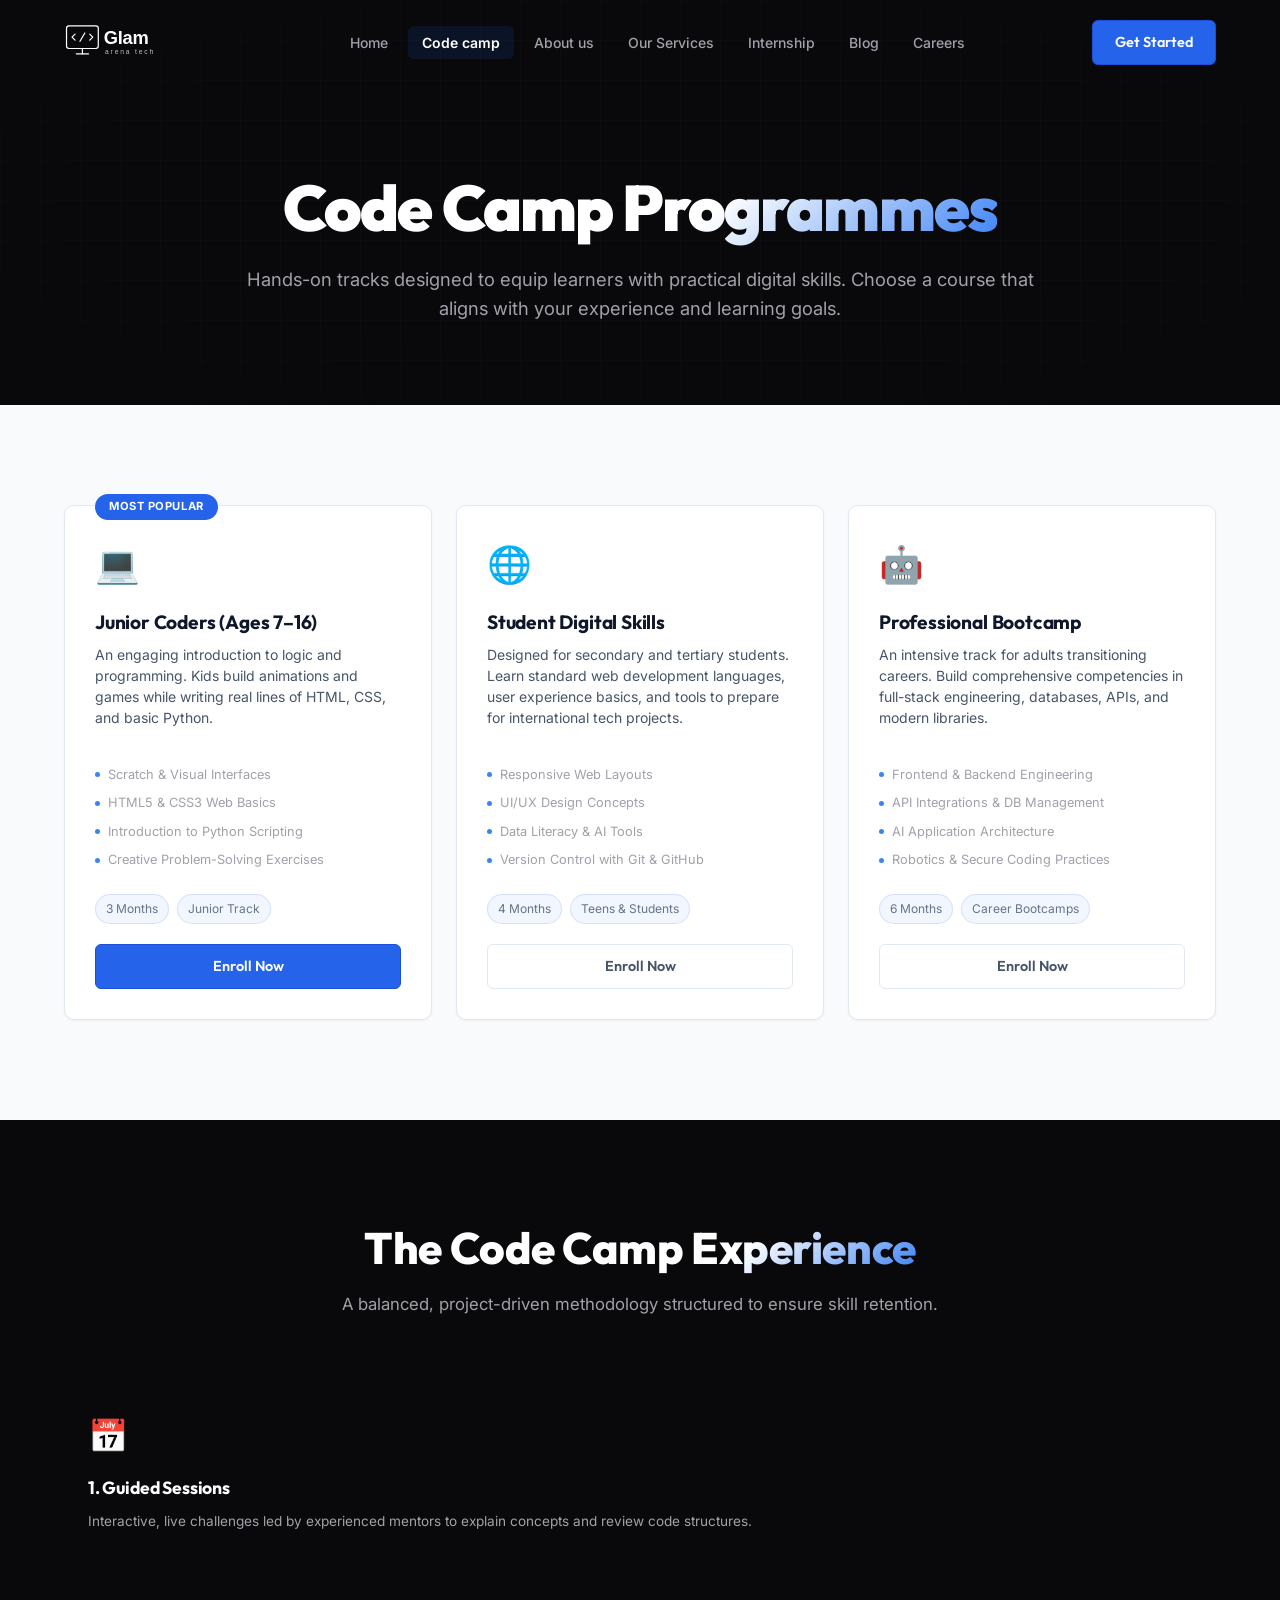
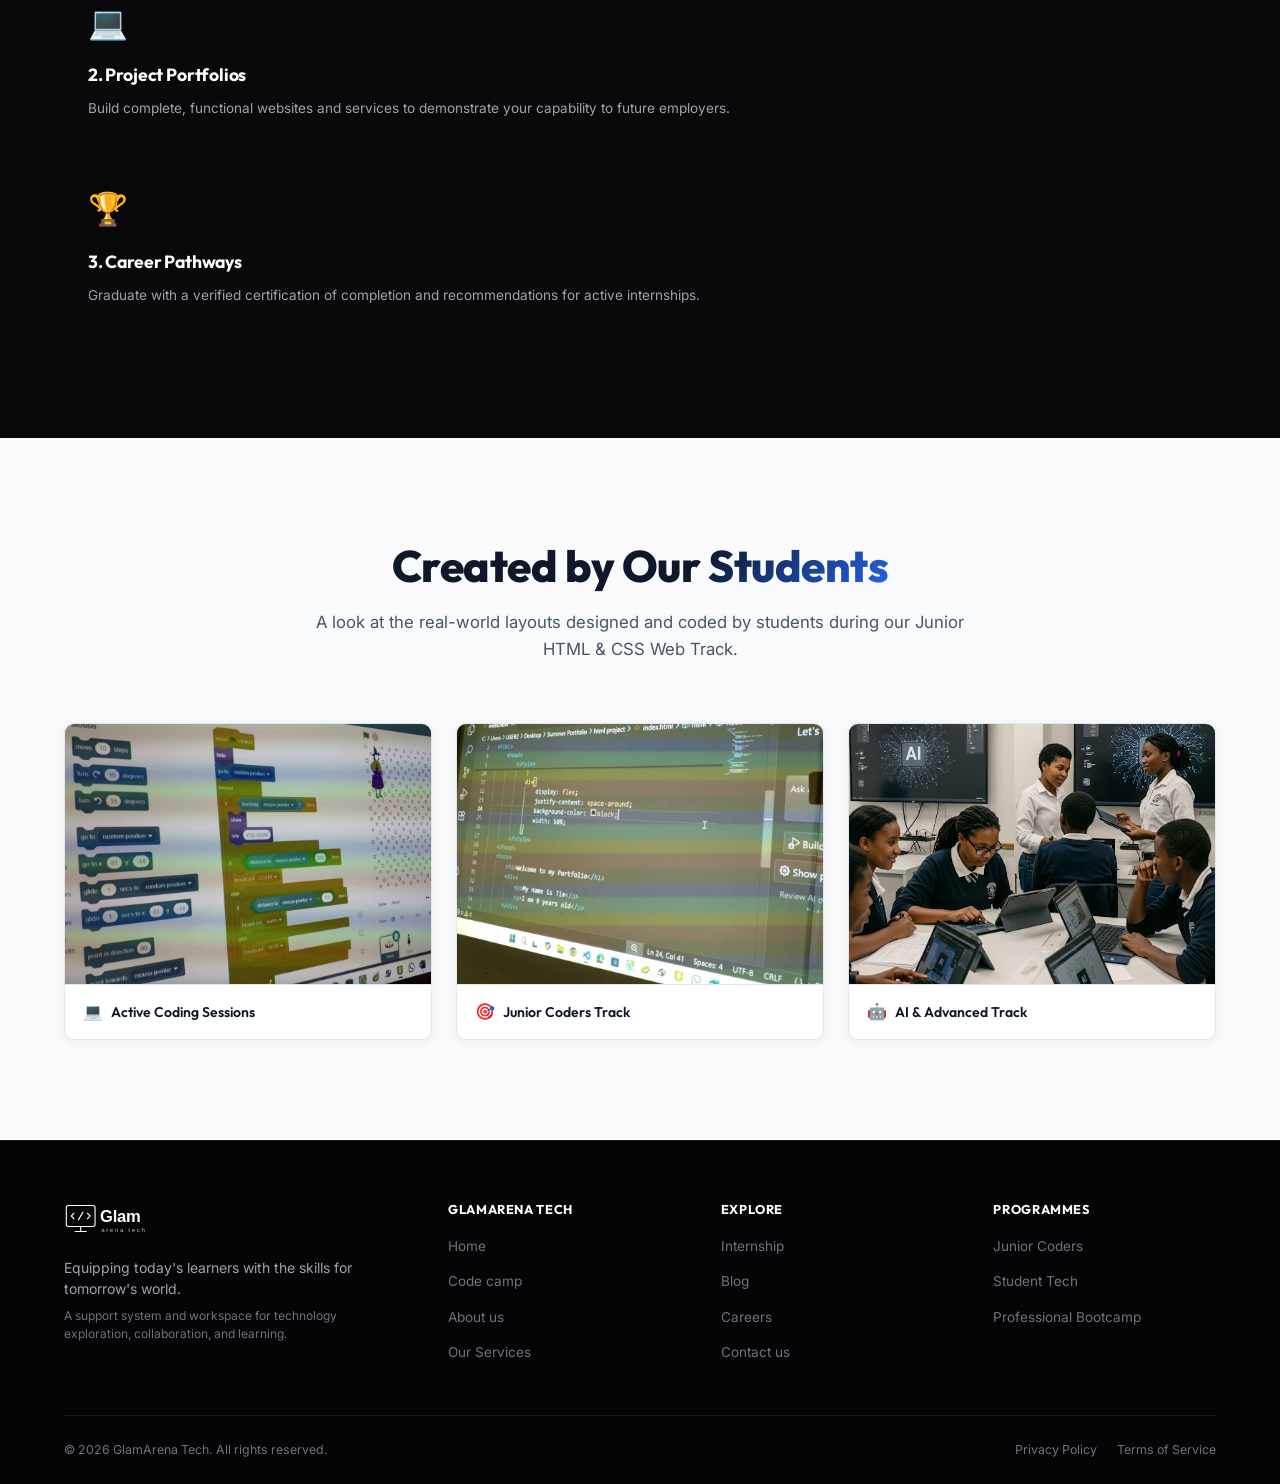
<file: code-camp.html>
<!DOCTYPE html>
<html lang="en">
<head>
  <meta charset="UTF-8" />
  <meta name="viewport" content="width=device-width, initial-scale=1.0" />
  <meta name="description" content="GlamArena Tech Code Camp programs. Structured tech learning tracks for kids, teens, and career professionals." />
  <title>GlamArena Tech | Code Camp Tracks</title>
  <link rel="stylesheet" href="style.css" />
</head>
<body>

  <!-- ===== NAVBAR ===== -->
  <nav id="navbar" class="navbar">
    <div class="nav-container">
      <a href="index.html" class="nav-logo">
        <img src="assets/logo-new.svg" alt="GlamArena Tech Logo" class="logo-img" />
      </a>
      <ul class="nav-links" id="navLinks">
        <li><a href="index.html" class="nav-link">Home</a></li>
        <li><a href="code-camp.html" class="nav-link active">Code camp</a></li>
        <li><a href="about.html" class="nav-link">About us</a></li>
        <li><a href="services.html" class="nav-link">Our Services</a></li>
        <li><a href="internship.html" class="nav-link">Internship</a></li>
        <li><a href="blog.html" class="nav-link">Blog</a></li>
        <li><a href="careers.html" class="nav-link">Careers</a></li>
      </ul>
      <a href="contact.html#contactForm" class="btn btn-primary nav-cta">Get Started</a>
      <button class="hamburger" id="hamburger" aria-label="Toggle menu">
        <span></span><span></span><span></span>
      </button>
    </div>
  </nav>

  <!-- ===== PAGE HEADER ===== -->
  <section class="hero" style="min-height: 45vh; padding-top: 130px; padding-bottom: 40px;">
    <div class="hero-bg-grid"></div>
    <div class="container hero-container" style="grid-template-columns: 1fr; text-align: center;">
      <div class="hero-content" style="align-items: center; max-width: 800px; margin: 0 auto;">
        <h1 class="hero-title">
          Code Camp <span class="gradient-text">Programmes</span>
        </h1>
        <p class="hero-subtitle" style="margin-bottom: 0;">
          Hands-on tracks designed to equip learners with practical digital skills. Choose a course that aligns with your experience and learning goals.
        </p>
      </div>
    </div>
  </section>

  <!-- ===== TRACKS ===== -->
  <section class="programs section section-white">
    <div class="container">
      <div class="programs-grid">
        <div class="program-card program-featured">
          <div class="program-badge">Most Popular</div>
          <span class="program-icon">💻</span>
          <h3>Junior Coders (Ages 7&ndash;16)</h3>
          <p>An engaging introduction to logic and programming. Kids build animations and games while writing real lines of HTML, CSS, and basic Python.</p>
          <ul class="program-topics">
            <li>Scratch &amp; Visual Interfaces</li>
            <li>HTML5 &amp; CSS3 Web Basics</li>
            <li>Introduction to Python Scripting</li>
            <li>Creative Problem-Solving Exercises</li>
          </ul>
          <div class="program-meta">
            <span class="program-duration">3 Months</span>
            <span class="program-level">Junior Track</span>
          </div>
          <a href="contact.html" class="btn btn-primary btn-full">Enroll Now</a>
        </div>

        <div class="program-card">
          <span class="program-icon">🌐</span>
          <h3>Student Digital Skills</h3>
          <p>Designed for secondary and tertiary students. Learn standard web development languages, user experience basics, and tools to prepare for international tech projects.</p>
          <ul class="program-topics">
            <li>Responsive Web Layouts</li>
            <li>UI/UX Design Concepts</li>
            <li>Data Literacy &amp; AI Tools</li>
            <li>Version Control with Git &amp; GitHub</li>
          </ul>
          <div class="program-meta">
            <span class="program-duration">4 Months</span>
            <span class="program-level">Teens &amp; Students</span>
          </div>
          <a href="contact.html" class="btn btn-outline btn-full">Enroll Now</a>
        </div>

        <div class="program-card">
          <span class="program-icon">🤖</span>
          <h3>Professional Bootcamp</h3>
          <p>An intensive track for adults transitioning careers. Build comprehensive competencies in full-stack engineering, databases, APIs, and modern libraries.</p>
          <ul class="program-topics">
            <li>Frontend &amp; Backend Engineering</li>
            <li>API Integrations &amp; DB Management</li>
            <li>AI Application Architecture</li>
            <li>Robotics &amp; Secure Coding Practices</li>
          </ul>
          <div class="program-meta">
            <span class="program-duration">6 Months</span>
            <span class="program-level">Career Bootcamps</span>
          </div>
          <a href="contact.html" class="btn btn-outline btn-full">Enroll Now</a>
        </div>
      </div>
    </div>
  </section>

  <!-- ===== HOW IT WORKS ===== -->
  <section class="section">
    <div class="container">
      <div class="section-header">
        <h2 class="section-title">The Code Camp <span class="gradient-text">Experience</span></h2>
        <p class="section-subtitle">A balanced, project-driven methodology structured to ensure skill retention.</p>
      </div>
      <div class="about-grid" style="grid-template-columns: repeat(3, 1fr); gap: 30px;">
        <div class="metric-card" style="text-align: left; padding: 32px 24px;">
          <span style="font-size: 2rem; display: block; margin-bottom: 16px;">📅</span>
          <h3 style="color: var(--white); font-size: 1.1rem; margin-bottom: 12px; font-family: var(--font-main); font-weight: 700;">1. Guided Sessions</h3>
          <p style="color: var(--text-secondary-dark); font-size: 0.85rem; line-height: 1.6;">Interactive, live challenges led by experienced mentors to explain concepts and review code structures.</p>
        </div>
        <div class="metric-card" style="text-align: left; padding: 32px 24px;">
          <span style="font-size: 2rem; display: block; margin-bottom: 16px;">💻</span>
          <h3 style="color: var(--white); font-size: 1.1rem; margin-bottom: 12px; font-family: var(--font-main); font-weight: 700;">2. Project Portfolios</h3>
          <p style="color: var(--text-secondary-dark); font-size: 0.85rem; line-height: 1.6;">Build complete, functional websites and services to demonstrate your capability to future employers.</p>
        </div>
        <div class="metric-card" style="text-align: left; padding: 32px 24px;">
          <span style="font-size: 2rem; display: block; margin-bottom: 16px;">🏆</span>
          <h3 style="color: var(--white); font-size: 1.1rem; margin-bottom: 12px; font-family: var(--font-main); font-weight: 700;">3. Career Pathways</h3>
          <p style="color: var(--text-secondary-dark); font-size: 0.85rem; line-height: 1.6;">Graduate with a verified certification of completion and recommendations for active internships.</p>
        </div>
      </div>
    </div>
  </section>

  <!-- ===== STUDENT PROJECT SHOWCASE ===== -->
  <section class="section section-white">
    <div class="container">
      <div class="section-header">
        <h2 class="section-title">Created by <span class="gradient-text">Our Students</span></h2>
        <p class="section-subtitle">A look at the real-world layouts designed and coded by students during our Junior HTML &amp; CSS Web Track.</p>
      </div>
      <div class="showcase-cards-grid">
        <div class="showcase-card">
          <img src="assets/children-html-2.jpeg" alt="Students coding layout in class" loading="lazy" />
          <div class="showcase-card-label">
            <span>💻</span> Active Coding Sessions
          </div>
        </div>
        <div class="showcase-card">
          <img src="assets/children-html-1.jpeg" alt="Children learning HTML coding in class" loading="lazy" />
          <div class="showcase-card-label">
            <span>🎯</span> Junior Coders Track
          </div>
        </div>
        <div class="showcase-card">
          <img src="assets/147070744076659032.jpg" alt="Students learning AI concepts in a modern classroom" loading="lazy" />
          <div class="showcase-card-label">
            <span>🤖</span> AI &amp; Advanced Track
          </div>
        </div>
      </div>
    </div>
  </section>

  <!-- ===== FOOTER ===== -->
  <footer class="footer">
    <div class="container">
      <div class="footer-grid">
        <div class="footer-brand">
          <a href="index.html" class="nav-logo">
            <img src="assets/logo-new.svg" alt="GlamArena Tech Logo" class="logo-img" />
          </a>
          <p class="footer-tagline">Equipping today's learners with the skills for tomorrow's world.</p>
          <p class="footer-copy">A support system and workspace for technology exploration, collaboration, and learning.</p>
        </div>
        <div class="footer-col">
          <h4>GlamArena Tech</h4>
          <ul>
            <li><a href="index.html">Home</a></li>
            <li><a href="code-camp.html">Code camp</a></li>
            <li><a href="about.html">About us</a></li>
            <li><a href="services.html">Our Services</a></li>
          </ul>
        </div>
        <div class="footer-col">
          <h4>Explore</h4>
          <ul>
            <li><a href="internship.html">Internship</a></li>
            <li><a href="blog.html">Blog</a></li>
            <li><a href="careers.html">Careers</a></li>
            <li><a href="contact.html">Contact us</a></li>
          </ul>
        </div>
        <div class="footer-col">
          <h4>Programmes</h4>
          <ul>
            <li><a href="code-camp.html">Junior Coders</a></li>
            <li><a href="code-camp.html">Student Tech</a></li>
            <li><a href="code-camp.html">Professional Bootcamp</a></li>
          </ul>
        </div>
      </div>
      <div class="footer-bottom">
        <p>&copy; 2026 GlamArena Tech. All rights reserved.</p>
        <div class="footer-bottom-links">
          <a href="#">Privacy Policy</a>
          <a href="#">Terms of Service</a>
        </div>
      </div>
    </div>
  </footer>

  <script src="script.js"></script>
</body>
</html>
</file>
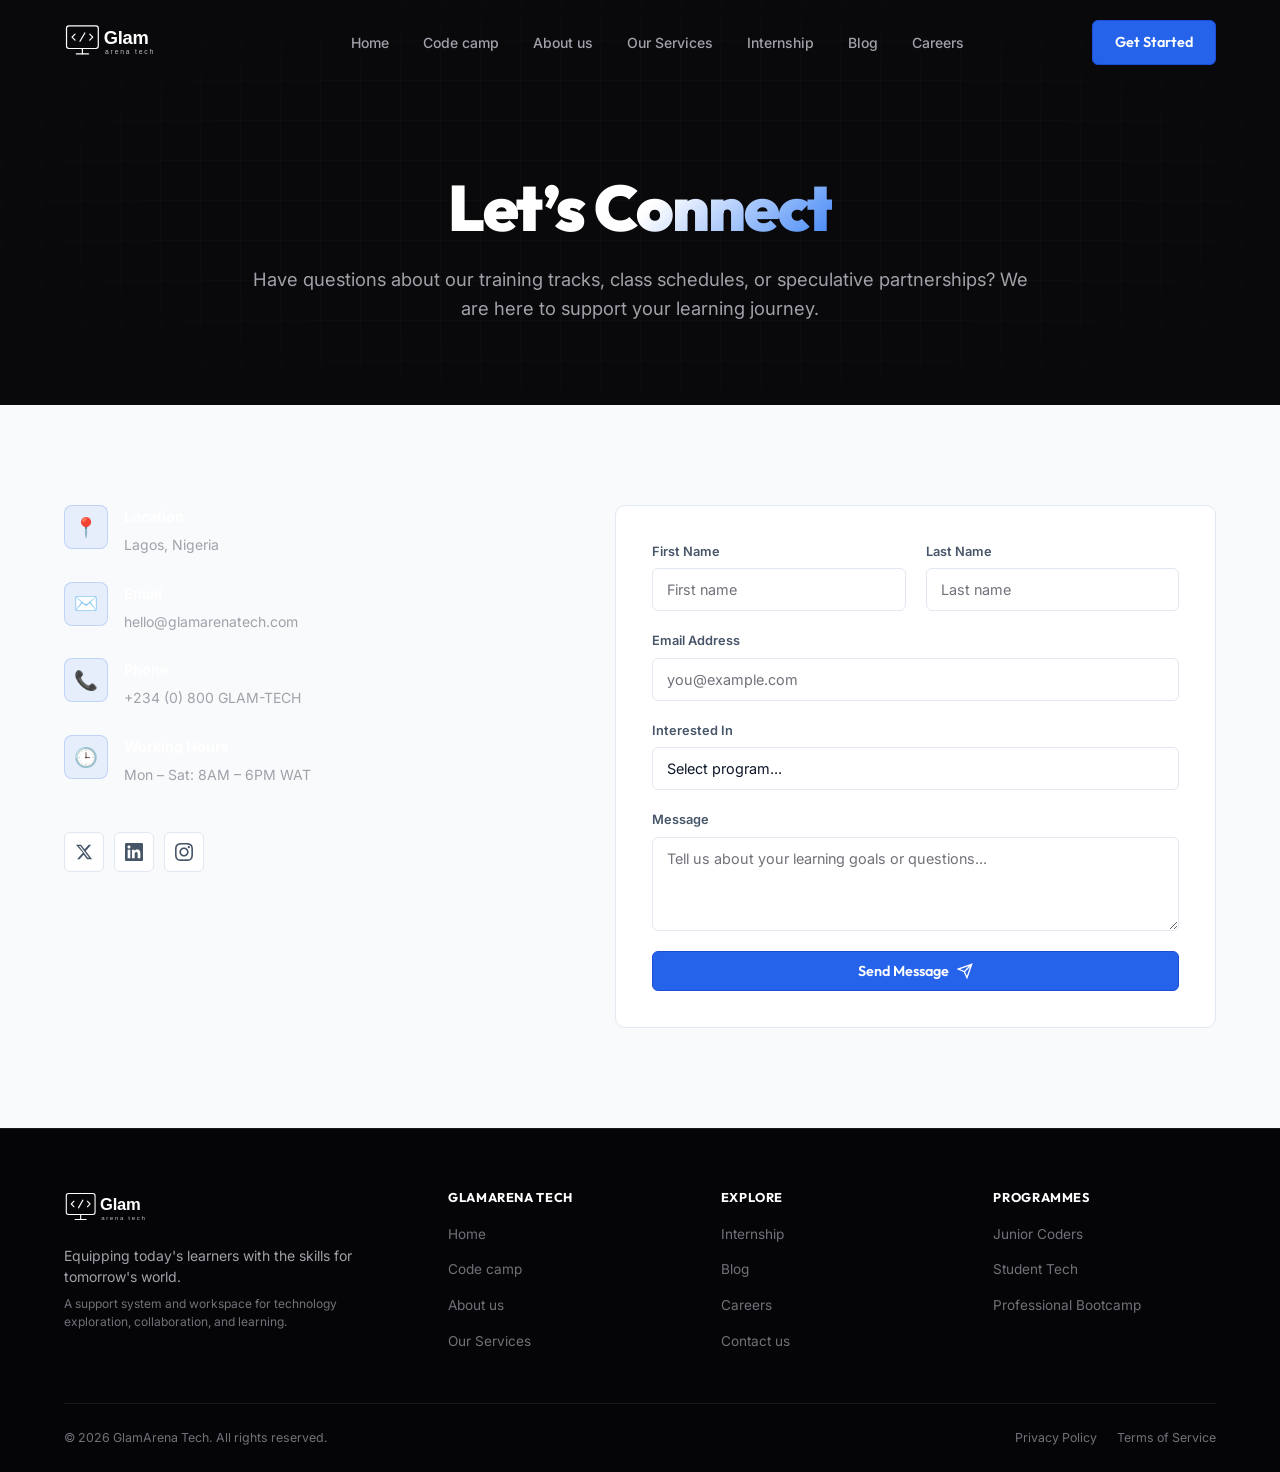
<file: contact.html>
<!DOCTYPE html>
<html lang="en">
<head>
  <meta charset="UTF-8" />
  <meta name="viewport" content="width=device-width, initial-scale=1.0" />
  <meta name="description" content="Contact GlamArena Tech. Ask questions about our visual coding classes, bootcamp cohorts, or speculative careers." />
  <title>GlamArena Tech | Contact Us</title>
  <link rel="stylesheet" href="style.css" />
</head>
<body>

  <!-- ===== NAVBAR ===== -->
  <nav id="navbar" class="navbar">
    <div class="nav-container">
      <a href="index.html" class="nav-logo">
        <img src="assets/logo-new.svg" alt="GlamArena Tech Logo" class="logo-img" />
      </a>
      <ul class="nav-links" id="navLinks">
        <li><a href="index.html" class="nav-link">Home</a></li>
        <li><a href="code-camp.html" class="nav-link">Code camp</a></li>
        <li><a href="about.html" class="nav-link">About us</a></li>
        <li><a href="services.html" class="nav-link">Our Services</a></li>
        <li><a href="internship.html" class="nav-link">Internship</a></li>
        <li><a href="blog.html" class="nav-link">Blog</a></li>
        <li><a href="careers.html" class="nav-link">Careers</a></li>
      </ul>
      <a href="contact.html#contactForm" class="btn btn-primary nav-cta">Get Started</a>
      <button class="hamburger" id="hamburger" aria-label="Toggle menu">
        <span></span><span></span><span></span>
      </button>
    </div>
  </nav>

  <!-- ===== PAGE HEADER ===== -->
  <section class="hero" style="min-height: 45vh; padding-top: 130px; padding-bottom: 40px;">
    <div class="hero-bg-grid"></div>
    <div class="container hero-container" style="grid-template-columns: 1fr; text-align: center;">
      <div class="hero-content" style="align-items: center; max-width: 800px; margin: 0 auto;">
        <h1 class="hero-title">
          Let&rsquo;s <span class="gradient-text">Connect</span>
        </h1>
        <p class="hero-subtitle" style="margin-bottom: 0;">
          Have questions about our training tracks, class schedules, or speculative partnerships? We are here to support your learning journey.
        </p>
      </div>
    </div>
  </section>

  <!-- ===== CONTACT GRID ===== -->
  <section class="contact section section-white">
    <div class="container">
      <div class="contact-grid">
        <div class="contact-info">
          <div class="contact-item">
            <div class="contact-icon">📍</div>
            <div>
              <strong>Location</strong>
              <span>Lagos, Nigeria</span>
            </div>
          </div>
          <div class="contact-item">
            <div class="contact-icon">✉️</div>
            <div>
              <strong>Email</strong>
              <span>hello@glamarenatech.com</span>
            </div>
          </div>
          <div class="contact-item">
            <div class="contact-icon">📞</div>
            <div>
              <strong>Phone</strong>
              <span>+234 (0) 800 GLAM-TECH</span>
            </div>
          </div>
          <div class="contact-item">
            <div class="contact-icon">🕒</div>
            <div>
              <strong>Working Hours</strong>
              <span>Mon &ndash; Sat: 8AM &ndash; 6PM WAT</span>
            </div>
          </div>
          <div class="social-links" style="margin-top: 20px;">
            <a href="#" class="social-btn" aria-label="Twitter">
              <svg width="18" height="18" viewBox="0 0 24 24" fill="currentColor"><path d="M18.244 2.25h3.308l-7.227 8.26 8.502 11.24H16.17l-4.714-6.231-5.401 6.231H2.744l7.73-8.835L1.254 2.25H8.08l4.713 6.231zm-1.161 17.52h1.833L7.084 4.126H5.117z"/></svg>
            </a>
            <a href="#" class="social-btn" aria-label="LinkedIn">
              <svg width="18" height="18" viewBox="0 0 24 24" fill="currentColor"><path d="M20.447 20.452h-3.554v-5.569c0-1.328-.027-3.037-1.852-3.037-1.853 0-2.136 1.445-2.136 2.939v5.667H9.351V9h3.414v1.561h.046c.477-.9 1.637-1.85 3.37-1.85 3.601 0 4.267 2.37 4.267 5.455v6.286zM5.337 7.433c-1.144 0-2.063-.926-2.063-2.065 0-1.138.92-2.063 2.063-2.063 1.14 0 2.064.925 2.064 2.063 0 1.139-.925 2.065-2.064 2.065zm1.782 13.019H3.555V9h3.564v11.452zM22.225 0H1.771C.792 0 0 .774 0 1.729v20.542C0 23.227.792 24 1.771 24h20.451C23.2 24 24 23.227 24 22.271V1.729C24 .774 23.2 0 22.222 0h.003z"/></svg>
            </a>
            <a href="#" class="social-btn" aria-label="Instagram">
              <svg width="18" height="18" viewBox="0 0 24 24" fill="currentColor"><path d="M12 2.163c3.204 0 3.584.012 4.85.07 3.252.148 4.771 1.691 4.919 4.919.058 1.265.069 1.645.069 4.849 0 3.205-.012 3.584-.069 4.849-.149 3.225-1.664 4.771-4.919 4.919-1.266.058-1.644.07-4.85.07-3.204 0-3.584-.012-4.849-.07-3.26-.149-4.771-1.699-4.919-4.92-.058-1.265-.07-1.644-.07-4.849 0-3.204 0.013-3.583.07-4.849.149-3.227 1.664-4.771 4.919-4.919 1.266-.057 1.645-.069 4.849-.069zm0-2.163c-3.259 0-3.667.014-4.947.072-4.358.2-6.78 2.618-6.98 6.98-.059 1.281-.073 1.689-.073 4.948 0 3.259.014 3.668.072 4.948.2 4.358 2.618 6.78 6.98 6.98 1.281.058 1.689.072 4.948.072 3.259 0 3.668-.014 4.948-.072 4.354-.2 6.782-2.618 6.979-6.98.059-1.28.073-1.689.073-4.948 0-3.259-.014-3.667-.072-4.947-.196-4.354-2.617-6.78-6.979-6.98-1.281-.059-1.69-.073-4.949-.073zm0 5.838c-3.403 0-6.162 2.759-6.162 6.162s2.759 6.163 6.162 6.163 6.162-2.759 6.162-6.163c0-3.403-2.759-6.162-6.162-6.162zm0 10.162c-2.209 0-4-1.79-4-4 0-2.209 1.791-4 4-4s4 1.791 4 4c0 2.21-1.791 4-4 4zm6.406-11.845c-.796 0-1.441.645-1.441 1.44s.645 1.44 1.441 1.44c.795 0 1.439-.645 1.439-1.44s-.644-1.44-1.439-1.44z"/></svg>
            </a>
          </div>
        </div>
        <form class="contact-form" id="contactForm">
          <div class="form-row">
            <div class="form-group">
              <label for="firstName">First Name</label>
              <input type="text" id="firstName" placeholder="First name" required />
            </div>
            <div class="form-group">
              <label for="lastName">Last Name</label>
              <input type="text" id="lastName" placeholder="Last name" required />
            </div>
          </div>
          <div class="form-group">
            <label for="email">Email Address</label>
            <input type="email" id="email" placeholder="you@example.com" required />
          </div>
          <div class="form-group">
            <label for="interest">Interested In</label>
            <select id="interest" required>
              <option value="">Select program...</option>
              <option value="Block Coding">Block Coding (Ages 7-16)</option>
              <option value="Web & UI/UX Design">Web &amp; UI/UX Design</option>
              <option value="Full-Stack Dev">Full-Stack Development</option>
              <option value="Mobile App Dev">Mobile App Development</option>
              <option value="AI & Analytics">AI &amp; Data Analytics</option>
              <option value="Robotics & Cyber">Robotics &amp; Cyber Defense</option>
            </select>
          </div>
          <div class="form-group">
            <label for="message">Message</label>
            <textarea id="message" rows="4" placeholder="Tell us about your learning goals or questions..."></textarea>
          </div>
          <button type="submit" class="btn btn-primary btn-full" id="submitBtn">
            Send Message
            <svg width="16" height="16" viewBox="0 0 24 24" fill="none" stroke="currentColor" stroke-width="2"><path d="M22 2L11 13M22 2l-7 20-4-9-9-4 20-7z"/></svg>
          </button>
          <div class="form-success" id="formSuccess">Message sent! We will contact you within 24 hours.</div>
        </form>
      </div>
    </div>
  </section>

  <!-- ===== FOOTER ===== -->
  <footer class="footer">
    <div class="container">
      <div class="footer-grid">
        <div class="footer-brand">
          <a href="index.html" class="nav-logo">
            <img src="assets/logo-new.svg" alt="GlamArena Tech Logo" class="logo-img" />
          </a>
          <p class="footer-tagline">Equipping today's learners with the skills for tomorrow's world.</p>
          <p class="footer-copy">A support system and workspace for technology exploration, collaboration, and learning.</p>
        </div>
        <div class="footer-col">
          <h4>GlamArena Tech</h4>
          <ul>
            <li><a href="index.html">Home</a></li>
            <li><a href="code-camp.html">Code camp</a></li>
            <li><a href="about.html">About us</a></li>
            <li><a href="services.html">Our Services</a></li>
          </ul>
        </div>
        <div class="footer-col">
          <h4>Explore</h4>
          <ul>
            <li><a href="internship.html">Internship</a></li>
            <li><a href="blog.html">Blog</a></li>
            <li><a href="careers.html">Careers</a></li>
            <li><a href="contact.html">Contact us</a></li>
          </ul>
        </div>
        <div class="footer-col">
          <h4>Programmes</h4>
          <ul>
            <li><a href="code-camp.html">Junior Coders</a></li>
            <li><a href="code-camp.html">Student Tech</a></li>
            <li><a href="code-camp.html">Professional Bootcamp</a></li>
          </ul>
        </div>
      </div>
      <div class="footer-bottom">
        <p>&copy; 2026 GlamArena Tech. All rights reserved.</p>
        <div class="footer-bottom-links">
          <a href="#">Privacy Policy</a>
          <a href="#">Terms of Service</a>
        </div>
      </div>
    </div>
  </footer>

  <script src="script.js"></script>
</body>
</html>
</file>
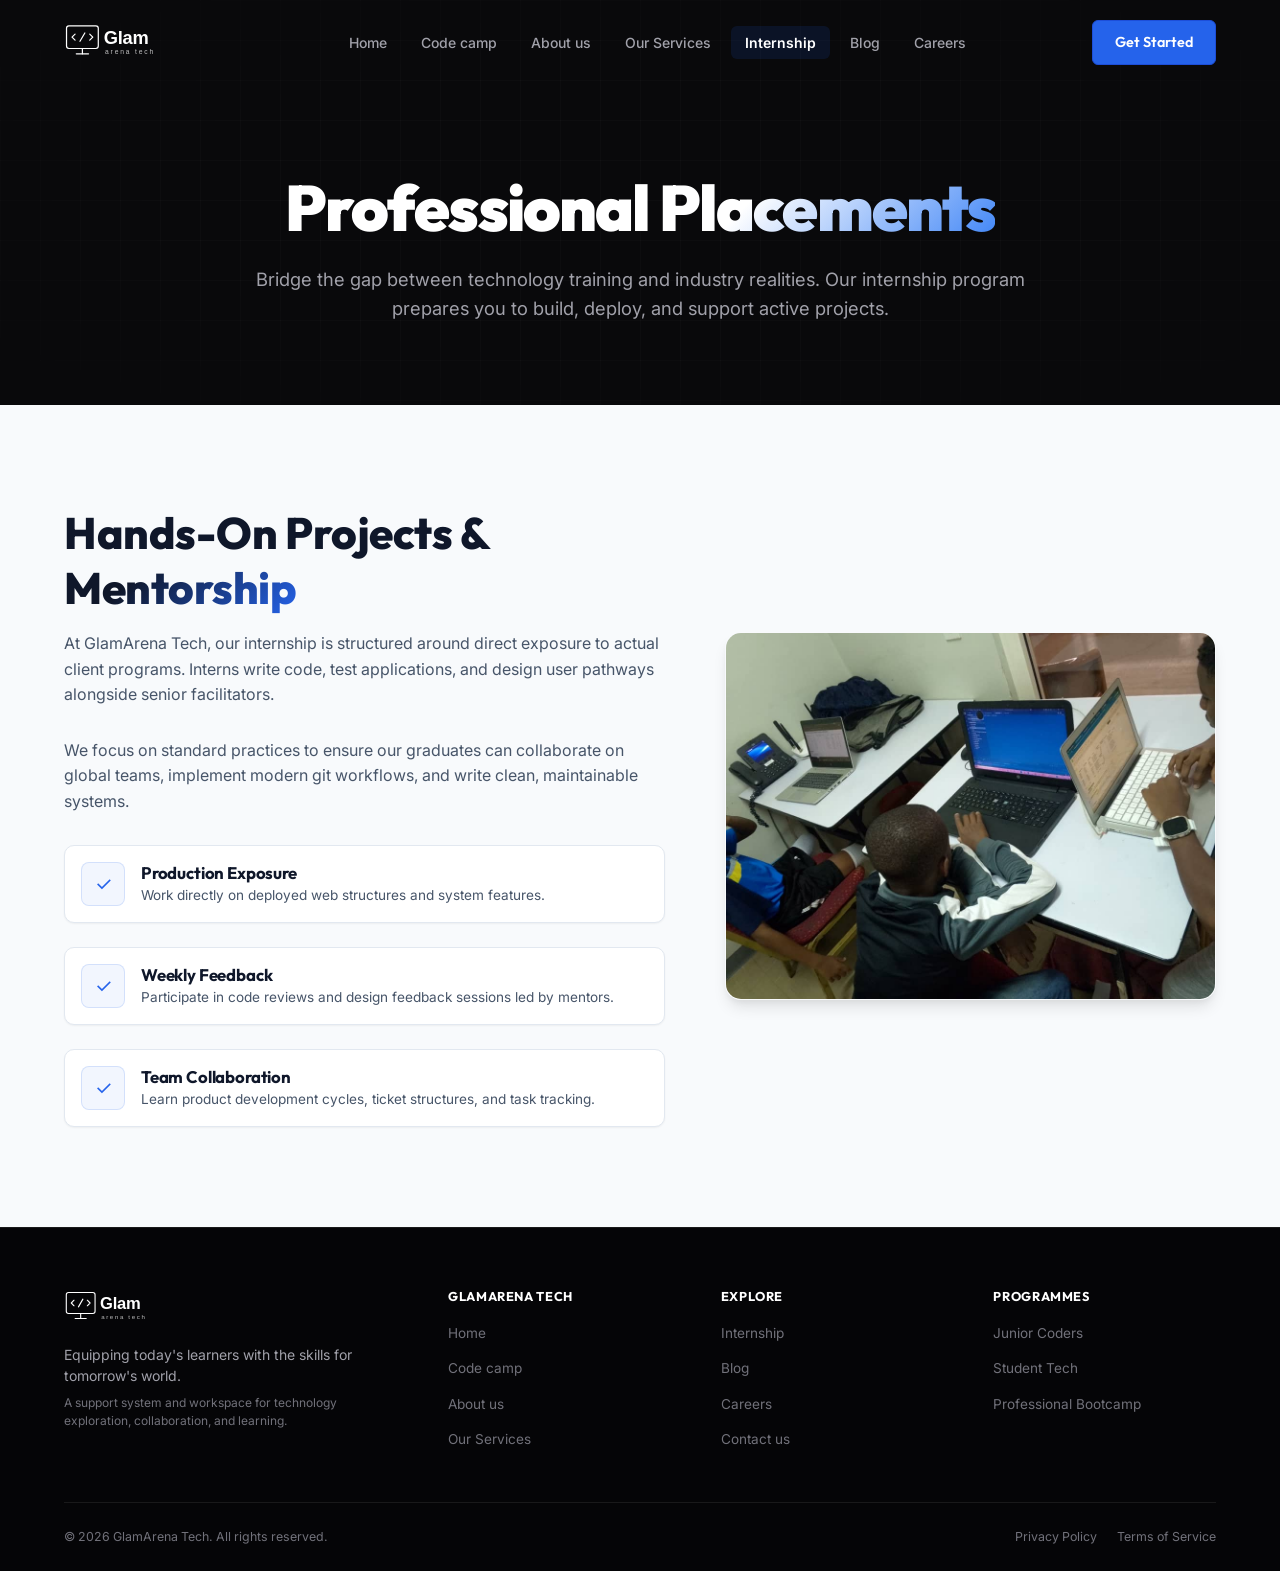
<file: internship.html>
<!DOCTYPE html>
<html lang="en">
<head>
  <meta charset="UTF-8" />
  <meta name="viewport" content="width=device-width, initial-scale=1.0" />
  <meta name="description" content="GlamArena Tech Internship program. Work on real production applications and develop international digital skills." />
  <title>GlamArena Tech | Professional Internships</title>
  <link rel="stylesheet" href="style.css" />
</head>
<body>

  <!-- ===== NAVBAR ===== -->
  <nav id="navbar" class="navbar">
    <div class="nav-container">
      <a href="index.html" class="nav-logo">
        <img src="assets/logo-new.svg" alt="GlamArena Tech Logo" class="logo-img" />
      </a>
      <ul class="nav-links" id="navLinks">
        <li><a href="index.html" class="nav-link">Home</a></li>
        <li><a href="code-camp.html" class="nav-link">Code camp</a></li>
        <li><a href="about.html" class="nav-link">About us</a></li>
        <li><a href="services.html" class="nav-link">Our Services</a></li>
        <li><a href="internship.html" class="nav-link active">Internship</a></li>
        <li><a href="blog.html" class="nav-link">Blog</a></li>
        <li><a href="careers.html" class="nav-link">Careers</a></li>
      </ul>
      <a href="contact.html#contactForm" class="btn btn-primary nav-cta">Get Started</a>
      <button class="hamburger" id="hamburger" aria-label="Toggle menu">
        <span></span><span></span><span></span>
      </button>
    </div>
  </nav>

  <!-- ===== PAGE HEADER ===== -->
  <section class="hero" style="min-height: 45vh; padding-top: 130px; padding-bottom: 40px;">
    <div class="hero-bg-grid"></div>
    <div class="container hero-container" style="grid-template-columns: 1fr; text-align: center;">
      <div class="hero-content" style="align-items: center; max-width: 800px; margin: 0 auto;">
        <h1 class="hero-title">
          Professional <span class="gradient-text">Placements</span>
        </h1>
        <p class="hero-subtitle" style="margin-bottom: 0;">
          Bridge the gap between technology training and industry realities. Our internship program prepares you to build, deploy, and support active projects.
        </p>
      </div>
    </div>
  </section>

  <!-- ===== DETAILS ===== -->
  <section class="section section-white">
    <div class="container why-us-grid">
      <div class="why-us-content">
        <h2 class="section-title">Hands-On Projects &amp; <span class="gradient-text">Mentorship</span></h2>
        <p class="why-us-text">At GlamArena Tech, our internship is structured around direct exposure to actual client programs. Interns write code, test applications, and design user pathways alongside senior facilitators.</p>
        <p class="why-us-text">We focus on standard practices to ensure our graduates can collaborate on global teams, implement modern git workflows, and write clean, maintainable systems.</p>
        <div class="why-us-list">
          <div class="why-item" style="background: var(--bg-card-light); border: 1px solid var(--border-light); padding: 16px; border-radius: var(--radius-md);">
            <div class="why-icon" style="background: rgba(37, 99, 235, 0.06); border-color: rgba(37, 99, 235, 0.15); color: var(--primary);">&#10003;</div>
            <div>
              <h4 style="color: var(--text-primary-light); font-weight: 700; margin-bottom: 2px;">Production Exposure</h4>
              <p style="color: var(--text-secondary-light); font-size: 0.85rem;">Work directly on deployed web structures and system features.</p>
            </div>
          </div>
          <div class="why-item" style="background: var(--bg-card-light); border: 1px solid var(--border-light); padding: 16px; border-radius: var(--radius-md);">
            <div class="why-icon" style="background: rgba(37, 99, 235, 0.06); border-color: rgba(37, 99, 235, 0.15); color: var(--primary);">&#10003;</div>
            <div>
              <h4 style="color: var(--text-primary-light); font-weight: 700; margin-bottom: 2px;">Weekly Feedback</h4>
              <p style="color: var(--text-secondary-light); font-size: 0.85rem;">Participate in code reviews and design feedback sessions led by mentors.</p>
            </div>
          </div>
          <div class="why-item" style="background: var(--bg-card-light); border: 1px solid var(--border-light); padding: 16px; border-radius: var(--radius-md);">
            <div class="why-icon" style="background: rgba(37, 99, 235, 0.06); border-color: rgba(37, 99, 235, 0.15); color: var(--primary);">&#10003;</div>
            <div>
              <h4 style="color: var(--text-primary-light); font-weight: 700; margin-bottom: 2px;">Team Collaboration</h4>
              <p style="color: var(--text-secondary-light); font-size: 0.85rem;">Learn product development cycles, ticket structures, and task tracking.</p>
            </div>
          </div>
        </div>
      </div>
      <div class="why-us-visual">
        <div class="why-image-box">
          <img src="assets/photo-1.jpg" alt="Interns collaborating on data analysis" class="why-real-img" loading="lazy" />
        </div>
      </div>
    </div>
  </section>

  <!-- ===== FOOTER ===== -->
  <footer class="footer">
    <div class="container">
      <div class="footer-grid">
        <div class="footer-brand">
          <a href="index.html" class="nav-logo">
            <img src="assets/logo-new.svg" alt="GlamArena Tech Logo" class="logo-img" />
          </a>
          <p class="footer-tagline">Equipping today's learners with the skills for tomorrow's world.</p>
          <p class="footer-copy">A support system and workspace for technology exploration, collaboration, and learning.</p>
        </div>
        <div class="footer-col">
          <h4>GlamArena Tech</h4>
          <ul>
            <li><a href="index.html">Home</a></li>
            <li><a href="code-camp.html">Code camp</a></li>
            <li><a href="about.html">About us</a></li>
            <li><a href="services.html">Our Services</a></li>
          </ul>
        </div>
        <div class="footer-col">
          <h4>Explore</h4>
          <ul>
            <li><a href="internship.html">Internship</a></li>
            <li><a href="blog.html">Blog</a></li>
            <li><a href="careers.html">Careers</a></li>
            <li><a href="contact.html">Contact us</a></li>
          </ul>
        </div>
        <div class="footer-col">
          <h4>Programmes</h4>
          <ul>
            <li><a href="code-camp.html">Junior Coders</a></li>
            <li><a href="code-camp.html">Student Tech</a></li>
            <li><a href="code-camp.html">Professional Bootcamp</a></li>
          </ul>
        </div>
      </div>
      <div class="footer-bottom">
        <p>&copy; 2026 GlamArena Tech. All rights reserved.</p>
        <div class="footer-bottom-links">
          <a href="#">Privacy Policy</a>
          <a href="#">Terms of Service</a>
        </div>
      </div>
    </div>
  </footer>

  <script src="script.js"></script>
</body>
</html>
</file>
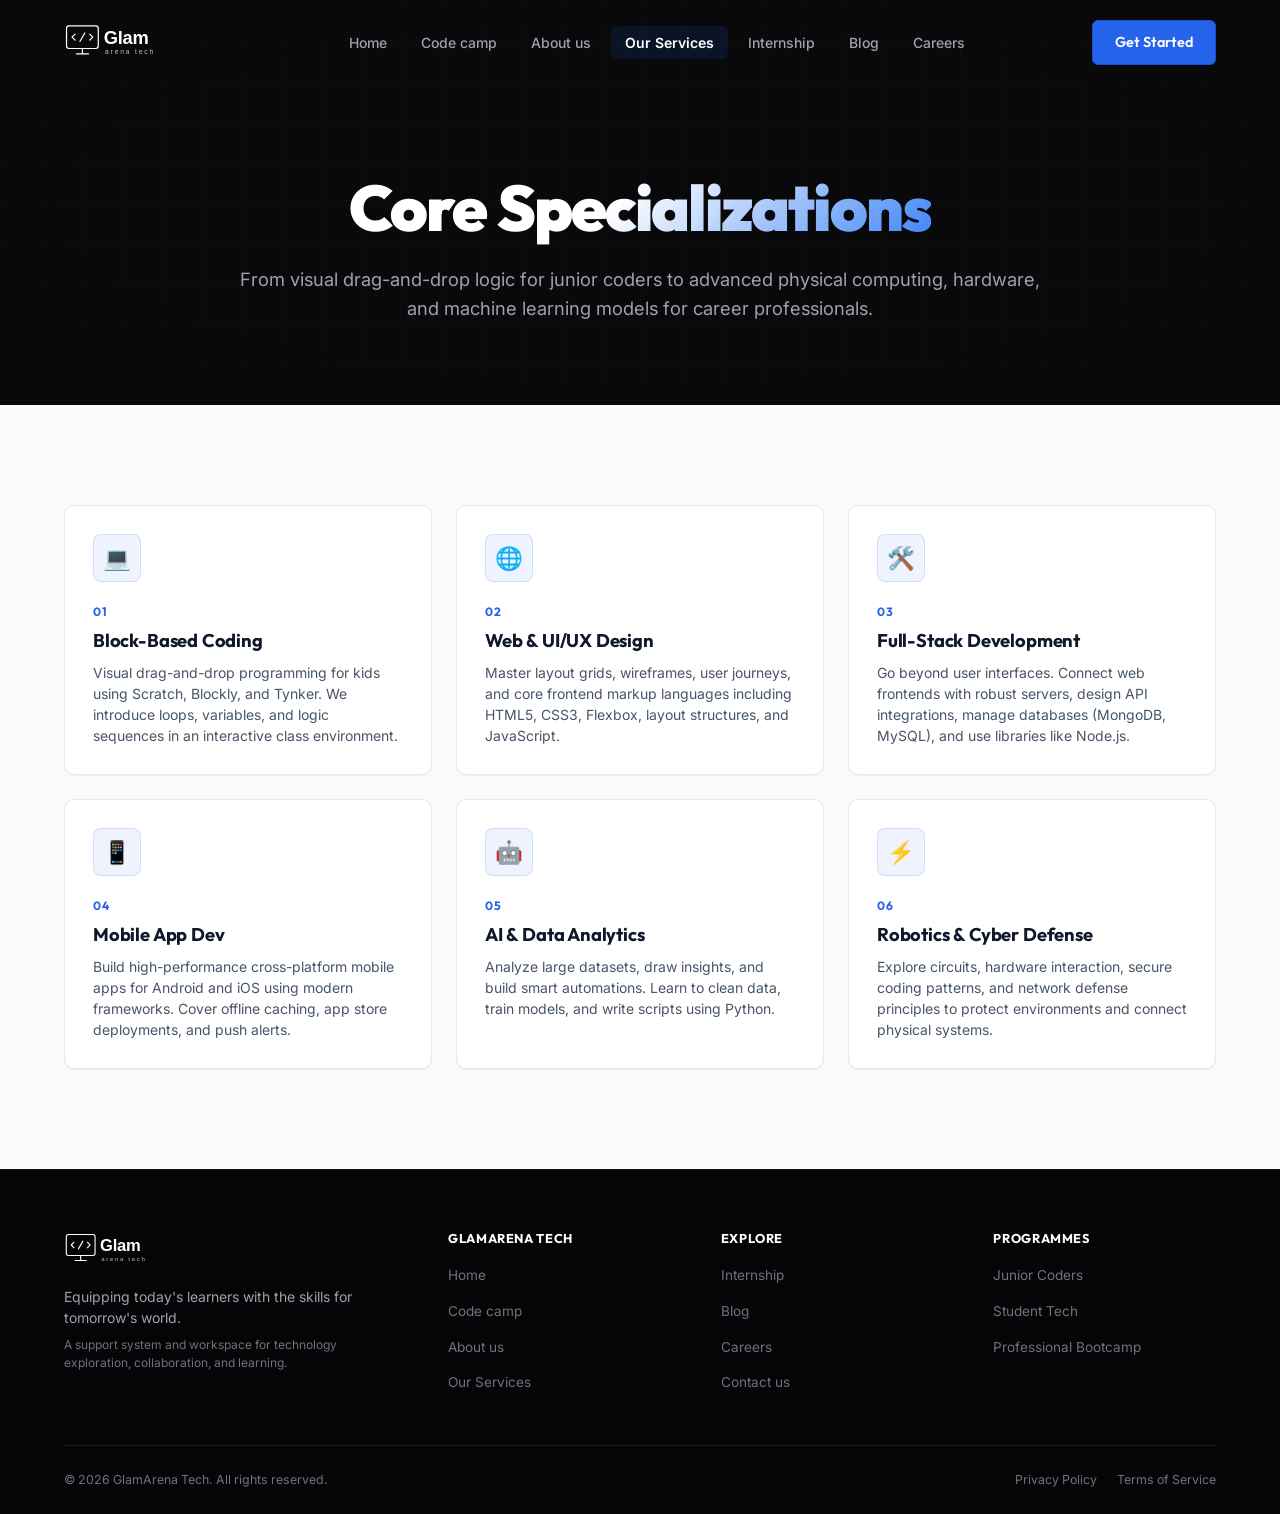
<file: services.html>
<!DOCTYPE html>
<html lang="en">
<head>
  <meta charset="UTF-8" />
  <meta name="viewport" content="width=device-width, initial-scale=1.0" />
  <meta name="description" content="Explore GlamArena Tech specializations, including kids coding classes, web design, app development, AI training, robotics, and cyber defense." />
  <title>GlamArena Tech | Our Services</title>
  <link rel="stylesheet" href="style.css" />
</head>
<body>

  <!-- ===== NAVBAR ===== -->
  <nav id="navbar" class="navbar">
    <div class="nav-container">
      <a href="index.html" class="nav-logo">
        <img src="assets/logo-new.svg" alt="GlamArena Tech Logo" class="logo-img" />
      </a>
      <ul class="nav-links" id="navLinks">
        <li><a href="index.html" class="nav-link">Home</a></li>
        <li><a href="code-camp.html" class="nav-link">Code camp</a></li>
        <li><a href="about.html" class="nav-link">About us</a></li>
        <li><a href="services.html" class="nav-link active">Our Services</a></li>
        <li><a href="internship.html" class="nav-link">Internship</a></li>
        <li><a href="blog.html" class="nav-link">Blog</a></li>
        <li><a href="careers.html" class="nav-link">Careers</a></li>
      </ul>
      <a href="contact.html#contactForm" class="btn btn-primary nav-cta">Get Started</a>
      <button class="hamburger" id="hamburger" aria-label="Toggle menu">
        <span></span><span></span><span></span>
      </button>
    </div>
  </nav>

  <!-- ===== PAGE HEADER ===== -->
  <section class="hero" style="min-height: 45vh; padding-top: 130px; padding-bottom: 40px;">
    <div class="hero-bg-grid"></div>
    <div class="container hero-container" style="grid-template-columns: 1fr; text-align: center;">
      <div class="hero-content" style="align-items: center; max-width: 800px; margin: 0 auto;">
        <h1 class="hero-title">
          Core <span class="gradient-text">Specializations</span>
        </h1>
        <p class="hero-subtitle" style="margin-bottom: 0;">
          From visual drag-and-drop logic for junior coders to advanced physical computing, hardware, and machine learning models for career professionals.
        </p>
      </div>
    </div>
  </section>

  <!-- ===== DETAILED SERVICES ===== -->
  <section class="services section section-white">
    <div class="container">
      <div class="services-grid">
        <div class="service-card">
          <div class="service-icon-wrap"><div class="service-icon">💻</div></div>
          <div class="service-number">01</div>
          <h3 class="service-title">Block-Based Coding</h3>
          <p class="service-desc">Visual drag-and-drop programming for kids using Scratch, Blockly, and Tynker. We introduce loops, variables, and logic sequences in an interactive class environment.</p>
        </div>

        <div class="service-card">
          <div class="service-icon-wrap"><div class="service-icon">🌐</div></div>
          <div class="service-number">02</div>
          <h3 class="service-title">Web &amp; UI/UX Design</h3>
          <p class="service-desc">Master layout grids, wireframes, user journeys, and core frontend markup languages including HTML5, CSS3, Flexbox, layout structures, and JavaScript.</p>
        </div>

        <div class="service-card">
          <div class="service-icon-wrap"><div class="service-icon">🛠️</div></div>
          <div class="service-number">03</div>
          <h3 class="service-title">Full-Stack Development</h3>
          <p class="service-desc">Go beyond user interfaces. Connect web frontends with robust servers, design API integrations, manage databases (MongoDB, MySQL), and use libraries like Node.js.</p>
        </div>

        <div class="service-card">
          <div class="service-icon-wrap"><div class="service-icon">📱</div></div>
          <div class="service-number">04</div>
          <h3 class="service-title">Mobile App Dev</h3>
          <p class="service-desc">Build high-performance cross-platform mobile apps for Android and iOS using modern frameworks. Cover offline caching, app store deployments, and push alerts.</p>
        </div>

        <div class="service-card">
          <div class="service-icon-wrap"><div class="service-icon">🤖</div></div>
          <div class="service-number">05</div>
          <h3 class="service-title">AI &amp; Data Analytics</h3>
          <p class="service-desc">Analyze large datasets, draw insights, and build smart automations. Learn to clean data, train models, and write scripts using Python.</p>
        </div>

        <div class="service-card">
          <div class="service-icon-wrap"><div class="service-icon">⚡</div></div>
          <div class="service-number">06</div>
          <h3 class="service-title">Robotics &amp; Cyber Defense</h3>
          <p class="service-desc">Explore circuits, hardware interaction, secure coding patterns, and network defense principles to protect environments and connect physical systems.</p>
        </div>
      </div>
    </div>
  </section>

  <!-- ===== FOOTER ===== -->
  <footer class="footer">
    <div class="container">
      <div class="footer-grid">
        <div class="footer-brand">
          <a href="index.html" class="nav-logo">
            <img src="assets/logo-new.svg" alt="GlamArena Tech Logo" class="logo-img" />
          </a>
          <p class="footer-tagline">Equipping today's learners with the skills for tomorrow's world.</p>
          <p class="footer-copy">A support system and workspace for technology exploration, collaboration, and learning.</p>
        </div>
        <div class="footer-col">
          <h4>GlamArena Tech</h4>
          <ul>
            <li><a href="index.html">Home</a></li>
            <li><a href="code-camp.html">Code camp</a></li>
            <li><a href="about.html">About us</a></li>
            <li><a href="services.html">Our Services</a></li>
          </ul>
        </div>
        <div class="footer-col">
          <h4>Explore</h4>
          <ul>
            <li><a href="internship.html">Internship</a></li>
            <li><a href="blog.html">Blog</a></li>
            <li><a href="careers.html">Careers</a></li>
            <li><a href="contact.html">Contact us</a></li>
          </ul>
        </div>
        <div class="footer-col">
          <h4>Programmes</h4>
          <ul>
            <li><a href="code-camp.html">Junior Coders</a></li>
            <li><a href="code-camp.html">Student Tech</a></li>
            <li><a href="code-camp.html">Professional Bootcamp</a></li>
          </ul>
        </div>
      </div>
      <div class="footer-bottom">
        <p>&copy; 2026 GlamArena Tech. All rights reserved.</p>
        <div class="footer-bottom-links">
          <a href="#">Privacy Policy</a>
          <a href="#">Terms of Service</a>
        </div>
      </div>
    </div>
  </footer>

  <script src="script.js"></script>
</body>
</html>
</file>
<file: style.css>
/* ==========================================================================
   GLAMARENA TECH — PREMIUM DESIGN SYSTEM & STYLESHEET
   Professional Tech Education Platform Aesthetics (Outfit + Inter Fonts)
   ========================================================================== */

@import url('https://fonts.googleapis.com/css2?family=Outfit:wght@300;400;500;600;700;800;900&family=Inter:wght@300;400;500;600;700&display=swap');

:root {
  /* Colors */
  --primary: #2563eb;
  --primary-hover: #1d4ed8;
  --primary-light: #3b82f6;
  --accent: #f59e0b;
  --accent-hover: #d97706;
  --white: #ffffff;
  --white-soft: #f8fafc;
  
  /* Dark Mode Palette */
  --bg-dark: #09090b;
  --bg-card-dark: #121214;
  --bg-card-hover-dark: #18181b;
  --border-dark: rgba(255, 255, 255, 0.08);
  --text-primary-dark: #ffffff;
  --text-secondary-dark: #a1a1aa;
  --text-muted-dark: #71717a;
  
  /* Light Mode Palette */
  --bg-light: #f8fafc;
  --bg-card-light: #ffffff;
  --bg-card-hover-light: #f1f5f9;
  --border-light: #e2e8f0;
  --text-primary-light: #0f172a;
  --text-secondary-light: #475569;
  --text-muted-light: #64748b;
  
  /* Borders and Shadow Rules */
  --radius-sm: 6px;
  --radius-md: 10px;
  --radius-lg: 16px;
  --radius-xl: 24px;
  --shadow-sm: 0 1px 2px 0 rgba(0, 0, 0, 0.05);
  --shadow-md: 0 4px 6px -1px rgba(0, 0, 0, 0.1), 0 2px 4px -1px rgba(0, 0, 0, 0.06);
  --shadow-lg: 0 10px 15px -3px rgba(0, 0, 0, 0.1), 0 4px 6px -2px rgba(0, 0, 0, 0.05);
  --shadow-glow: 0 0 20px rgba(37, 99, 235, 0.15);
  --transition: all 0.3s cubic-bezier(0.4, 0, 0.2, 1);
  
  /* Fonts */
  --font-main: 'Outfit', sans-serif;
  --font-body: 'Inter', sans-serif;
}

/* ==========================================================================
   BASE & RESET STYLES
   ========================================================================== */
*, *::before, *::after {
  box-sizing: border-box;
  margin: 0;
  padding: 0;
}

html {
  scroll-behavior: smooth;
  font-size: 16px;
  -webkit-font-smoothing: antialiased;
  -moz-osx-font-smoothing: grayscale;
}

body {
  font-family: var(--font-body);
  background-color: var(--bg-dark);
  color: var(--text-primary-dark);
  line-height: 1.6;
  overflow-x: hidden;
}

/* Scrollbar Customization */
::-webkit-scrollbar {
  width: 10px;
}
::-webkit-scrollbar-track {
  background: var(--bg-dark);
}
::-webkit-scrollbar-thumb {
  background: #27272a;
  border-radius: 5px;
  border: 2px solid var(--bg-dark);
}
::-webkit-scrollbar-thumb:hover {
  background: #3f3f46;
}

/* ==========================================================================
   TYPOGRAPHY & UTILITIES
   ========================================================================== */
h1, h2, h3, h4, h5, h6 {
  font-family: var(--font-main);
  font-weight: 700;
  color: var(--white);
  line-height: 1.25;
  letter-spacing: -0.01em;
}

p {
  color: var(--text-secondary-dark);
}

.gradient-text {
  background: linear-gradient(135deg, var(--white) 30%, var(--primary-light) 100%);
  -webkit-background-clip: text;
  -webkit-text-fill-color: transparent;
  background-clip: text;
}

.container {
  max-width: 1200px;
  margin: 0 auto;
  padding: 0 24px;
}

.section {
  padding: 100px 0;
}

/* Section tags & headers */
.section-header {
  text-align: center;
  max-width: 650px;
  margin: 0 auto 60px;
}

.section-tag {
  display: inline-flex;
  align-items: center;
  background: rgba(37, 99, 235, 0.08);
  border: 1px solid rgba(37, 99, 235, 0.2);
  color: var(--primary-light);
  padding: 6px 16px;
  border-radius: 100px;
  font-size: 0.75rem;
  font-weight: 600;
  letter-spacing: 0.05em;
  text-transform: uppercase;
  margin-bottom: 1rem;
}

.section-title {
  font-size: clamp(2rem, 3.5vw, 2.75rem);
  margin-bottom: 1rem;
  font-weight: 800;
}

.section-subtitle {
  font-size: 1.05rem;
  color: var(--text-secondary-dark);
  line-height: 1.6;
}

/* ==========================================================================
   LIGHT SECTION THEME
   ========================================================================== */
.section-white {
  background-color: var(--bg-light) !important;
  color: var(--text-primary-light);
}

.section-white h1, 
.section-white h2, 
.section-white h3, 
.section-white h4,
.section-white .section-title {
  color: var(--text-primary-light) !important;
}

.section-white p, 
.section-white .section-subtitle,
.section-white .testimonial-text,
.section-white .service-desc,
.section-white .program-card p {
  color: var(--text-secondary-light) !important;
}

.section-white .gradient-text {
  background: linear-gradient(135deg, var(--text-primary-light) 30%, var(--primary) 100%);
  -webkit-background-clip: text;
  -webkit-text-fill-color: transparent;
  background-clip: text;
}

.section-white .section-tag {
  background: rgba(37, 99, 235, 0.06) !important;
  border-color: rgba(37, 99, 235, 0.15) !important;
  color: var(--primary) !important;
}

/* Cards inside light sections */
.section-white .service-card,
.section-white .program-card,
.section-white .testimonial-card,
.section-white .metric-card,
.section-white .why-item {
  background: var(--bg-card-light) !important;
  border: 1px solid var(--border-light) !important;
  box-shadow: var(--shadow-sm) !important;
}

.section-white .service-card:hover,
.section-white .program-card:hover,
.section-white .metric-card:hover,
.section-white .testimonial-card:hover {
  background: var(--bg-card-hover-light) !important;
  border-color: #cbd5e1 !important;
  box-shadow: var(--shadow-md) !important;
}

.section-white .service-number {
  color: var(--primary) !important;
}

.section-white .why-item h4,
.section-white .testimonial-author strong,
.section-white .program-card h3 {
  color: var(--text-primary-light) !important;
}

.section-white .testimonial-author span,
.section-white .program-meta span {
  color: var(--text-muted-light) !important;
}

.section-white .btn-outline {
  border-color: var(--border-light) !important;
  color: var(--text-secondary-light) !important;
}

.section-white .btn-outline:hover {
  background: var(--bg-card-hover-light) !important;
  color: var(--text-primary-light) !important;
}

.section-white .contact-form {
  background: var(--bg-card-light) !important;
  border-color: var(--border-light) !important;
}

.section-white .form-group label {
  color: var(--text-secondary-light) !important;
}

.section-white .form-group input,
.section-white .form-group select,
.section-white .form-group textarea {
  background: var(--bg-card-light) !important;
  border-color: var(--border-light) !important;
  color: var(--text-primary-light) !important;
}

.section-white .form-group input:focus,
.section-white .form-group select:focus,
.section-white .form-group textarea:focus {
  border-color: var(--primary) !important;
  box-shadow: 0 0 0 1px var(--primary) !important;
}

.section-white .social-btn {
  background: var(--bg-card-light) !important;
  border-color: var(--border-light) !important;
  color: var(--text-secondary-light) !important;
}

.section-white .social-btn:hover {
  background: var(--bg-card-hover-light) !important;
  border-color: var(--primary) !important;
  color: var(--primary) !important;
}

/* ==========================================================================
   BUTTONS
   ========================================================================== */
.btn {
  display: inline-flex;
  align-items: center;
  justify-content: center;
  gap: 8px;
  font-family: var(--font-main);
  font-weight: 600;
  font-size: 0.9rem;
  padding: 10px 22px;
  border-radius: var(--radius-sm);
  border: 1px solid transparent;
  cursor: pointer;
  text-decoration: none;
  transition: var(--transition);
  white-space: nowrap;
}

.btn-primary {
  background-color: var(--primary);
  color: var(--white);
  border-color: var(--primary-hover);
}

.btn-primary:hover {
  background-color: var(--primary-hover);
  transform: translateY(-1px);
}

.btn-outline {
  background-color: transparent;
  color: var(--text-primary-dark);
  border-color: var(--border-dark);
}

.btn-outline:hover {
  background-color: rgba(255, 255, 255, 0.05);
  border-color: rgba(255, 255, 255, 0.15);
  transform: translateY(-1px);
}

.btn-ghost {
  background-color: transparent;
  color: var(--text-secondary-dark);
  border-color: transparent;
}

.btn-ghost:hover {
  background-color: rgba(255, 255, 255, 0.05);
  color: var(--white);
  transform: translateY(-1px);
}

.btn-lg {
  padding: 14px 28px;
  font-size: 0.95rem;
}

.btn-full {
  width: 100%;
}

/* ==========================================================================
   NAVIGATION
   ========================================================================== */
.navbar {
  position: fixed;
  top: 0;
  left: 0;
  right: 0;
  z-index: 1000;
  padding: 20px 0;
  background-color: transparent;
  transition: var(--transition);
}

.navbar.scrolled {
  background-color: rgba(9, 9, 11, 0.85);
  backdrop-filter: blur(12px);
  -webkit-backdrop-filter: blur(12px);
  border-bottom: 1px solid var(--border-dark);
  padding: 12px 0;
}

.nav-container {
  max-width: 1200px;
  margin: 0 auto;
  padding: 0 24px;
  display: flex;
  align-items: center;
  justify-content: space-between;
}

.nav-logo {
  display: flex;
  align-items: center;
  text-decoration: none;
}

.logo-img {
  height: 44px;
  width: auto;
  object-fit: contain;
  display: block;
  transition: var(--transition);
}

.logo-img:hover {
  transform: scale(1.02);
  opacity: 0.85;
}

.nav-links {
  display: flex;
  align-items: center;
  gap: 6px;
  list-style: none;
}

.nav-link {
  color: var(--text-secondary-dark);
  text-decoration: none;
  font-weight: 500;
  font-size: 0.875rem;
  padding: 8px 14px;
  border-radius: var(--radius-sm);
  transition: var(--transition);
}

.nav-link:hover {
  color: var(--white);
  background-color: rgba(255, 255, 255, 0.05);
}

.nav-link.active {
  color: var(--white) !important;
  background-color: rgba(37, 99, 235, 0.12) !important;
  font-weight: 600;
}

.hamburger {
  display: none;
  flex-direction: column;
  justify-content: space-between;
  width: 24px;
  height: 18px;
  background: none;
  border: none;
  cursor: pointer;
  z-index: 1001;
}

.hamburger span {
  display: block;
  width: 100%;
  height: 2px;
  background-color: var(--white);
  border-radius: 2px;
  transition: var(--transition);
}

/* ==========================================================================
   HERO SECTION
   ========================================================================== */
.hero {
  min-height: 85vh;
  position: relative;
  display: flex;
  align-items: center;
  overflow: hidden;
  padding: 140px 0 80px;
}

.hero-bg-grid {
  position: absolute;
  inset: 0;
  background-image:
    linear-gradient(rgba(255, 255, 255, 0.02) 1px, transparent 1px),
    linear-gradient(90deg, rgba(255, 255, 255, 0.02) 1px, transparent 1px);
  background-size: 40px 40px;
  mask-image: radial-gradient(ellipse at 50% 50%, black 50%, transparent 100%);
  -webkit-mask-image: radial-gradient(ellipse at 50% 50%, black 50%, transparent 100%);
  pointer-events: none;
  z-index: 1;
}

.hero-container {
  position: relative;
  z-index: 2;
  width: 100%;
  display: grid;
  grid-template-columns: 1.1fr 0.9fr;
  gap: 60px;
  align-items: center;
}

.hero-content {
  display: flex;
  flex-direction: column;
  align-items: flex-start;
}

.hero-title {
  font-size: clamp(2.5rem, 5vw, 4rem);
  font-weight: 900;
  line-height: 1.15;
  margin-bottom: 1.25rem;
  letter-spacing: -0.03em;
}

.hero-subtitle {
  font-size: clamp(1rem, 2vw, 1.15rem);
  color: var(--text-secondary-dark);
  margin-bottom: 2.25rem;
  line-height: 1.6;
}

.hero-actions {
  display: flex;
  gap: 12px;
  flex-wrap: wrap;
}

.hero-visual {
  position: relative;
  display: flex;
  justify-content: center;
  align-items: center;
}

.hero-image-wrapper {
  position: relative;
  width: 100%;
  max-width: 480px;
  border-radius: var(--radius-lg);
  overflow: hidden;
  border: 1px solid var(--border-dark);
  box-shadow: var(--shadow-lg), var(--shadow-glow);
  aspect-ratio: 4/3;
}

.hero-img {
  width: 100%;
  height: 100%;
  object-fit: cover;
  display: block;
  transition: var(--transition);
}

.hero-img:hover {
  transform: scale(1.02);
}

.hero-scroll-indicator {
  position: absolute;
  bottom: 20px;
  left: 50%;
  transform: translateX(-50%);
  display: flex;
  flex-direction: column;
  align-items: center;
  gap: 8px;
  color: var(--text-muted-dark);
  font-size: 0.7rem;
  letter-spacing: 0.1em;
  text-transform: uppercase;
  z-index: 2;
  opacity: 0.6;
}

.scroll-line {
  width: 1px;
  height: 30px;
  background: linear-gradient(to bottom, var(--primary-light), transparent);
  animation: scrollLine 2s ease-in-out infinite;
}

@keyframes scrollLine {
  0% { transform: scaleY(0); transform-origin: top; }
  50% { transform: scaleY(1); transform-origin: top; }
  51% { transform: scaleY(1); transform-origin: bottom; }
  100% { transform: scaleY(0); transform-origin: bottom; }
}

/* ==========================================================================
   STATISTICS SECTION
   ========================================================================== */
.stats-section {
  padding: 40px 0;
  background-color: #0b0b0d;
  border-top: 1px solid var(--border-dark);
  border-bottom: 1px solid var(--border-dark);
}

.stats-grid {
  display: grid;
  grid-template-columns: repeat(4, 1fr);
  gap: 30px;
}

.stat-card {
  text-align: center;
  padding: 16px;
}

.stat-number-wrapper {
  display: flex;
  align-items: baseline;
  justify-content: center;
  margin-bottom: 6px;
}

.stat-number {
  font-family: var(--font-main);
  font-size: clamp(2rem, 3.5vw, 2.75rem);
  font-weight: 800;
  color: var(--white);
  line-height: 1;
}

.stat-suffix {
  font-family: var(--font-main);
  font-size: clamp(1.2rem, 2vw, 1.75rem);
  font-weight: 700;
  color: var(--primary-light);
  margin-left: 2px;
}

.stat-label {
  font-size: 0.8rem;
  color: var(--text-secondary-dark);
  text-transform: uppercase;
  letter-spacing: 0.05em;
  font-weight: 600;
}

/* ==========================================================================
   MARQUEE
   ========================================================================== */
.marquee-strip {
  overflow: hidden;
  background: #0c0c0e;
  border-bottom: 1px solid var(--border-dark);
  padding: 12px 0;
}

.marquee-track {
  display: flex;
  align-items: center;
  gap: 40px;
  animation: marqueeScroll 35s linear infinite;
  width: max-content;
}

.marquee-track span {
  font-family: var(--font-main);
  font-size: 0.8rem;
  font-weight: 600;
  color: var(--text-muted-dark);
  white-space: nowrap;
  letter-spacing: 0.06em;
  text-transform: uppercase;
}

.marquee-dot {
  color: var(--primary) !important;
  font-size: 0.6rem !important;
  opacity: 0.6;
}

@keyframes marqueeScroll {
  from { transform: translateX(0); }
  to { transform: translateX(-33.33%); }
}

/* ==========================================================================
   GALLERY
   ========================================================================== */
.gallery-grid {
  display: grid;
  grid-template-columns: repeat(3, 1fr);
  grid-template-rows: repeat(2, 280px);
  gap: 20px;
  margin-bottom: 40px;
}

.gallery-item {
  position: relative;
  border-radius: var(--radius-md);
  overflow: hidden;
  border: 1px solid var(--border-dark);
  background-color: var(--bg-card-dark);
  cursor: zoom-in;
}

.gallery-item-tall {
  grid-row: span 2;
  height: 100%;
}

.gallery-item-wide {
  grid-column: span 2;
}

.gallery-item img {
  width: 100%;
  height: 100%;
  object-fit: cover;
  display: block;
  transition: transform 0.5s ease;
  filter: brightness(0.85);
}

.gallery-item:hover img {
  transform: scale(1.04);
  filter: brightness(1.02);
}

.gallery-overlay {
  position: absolute;
  inset: 0;
  background: linear-gradient(to top, rgba(9, 9, 11, 0.9) 0%, rgba(9, 9, 11, 0.2) 60%, transparent 100%);
  display: flex;
  flex-direction: column;
  justify-content: flex-end;
  padding: 20px;
  opacity: 0;
  transform: translateY(6px);
  transition: var(--transition);
}

.gallery-item:hover .gallery-overlay {
  opacity: 1;
  transform: translateY(0);
}

.gallery-tag {
  display: inline-flex;
  background-color: var(--primary);
  color: var(--white);
  font-size: 0.65rem;
  font-weight: 700;
  padding: 3px 8px;
  border-radius: 4px;
  letter-spacing: 0.05em;
  text-transform: uppercase;
  margin-bottom: 6px;
  width: fit-content;
}

.gallery-overlay p {
  font-size: 0.85rem;
  color: rgba(255, 255, 255, 0.9);
  line-height: 1.4;
}

.gallery-item:hover {
  border-color: rgba(37, 99, 235, 0.3);
  box-shadow: var(--shadow-glow);
}

.gallery-cta {
  display: flex;
  align-items: center;
  justify-content: space-between;
  gap: 20px;
  padding: 30px;
  background: rgba(37, 99, 235, 0.04);
  border: 1px solid rgba(37, 99, 235, 0.15);
  border-radius: var(--radius-md);
  margin-top: 40px;
}

.gallery-cta p {
  font-size: 1rem;
  color: var(--text-secondary-dark);
}

/* ==========================================================================
   WHY CHOOSE US
   ========================================================================== */
.why-us-grid {
  display: grid;
  grid-template-columns: 1.1fr 0.9fr;
  gap: 60px;
  align-items: center;
}

.why-us-content {
  display: flex;
  flex-direction: column;
}

.why-us-text {
  font-size: 1rem;
  color: var(--text-secondary-dark);
  line-height: 1.6;
  margin-bottom: 30px;
}

.why-us-list {
  display: flex;
  flex-direction: column;
  gap: 24px;
}

.why-item {
  display: flex;
  gap: 16px;
  align-items: flex-start;
  background: var(--bg-card-dark);
  border: 1px solid var(--border-dark);
  padding: 20px;
  border-radius: var(--radius-md);
  transition: var(--transition);
}

.why-item:hover {
  transform: translateY(-2px);
  border-color: rgba(255, 255, 255, 0.12);
}

.why-icon {
  width: 44px;
  height: 44px;
  background: rgba(37, 99, 235, 0.08);
  border: 1px solid rgba(37, 99, 235, 0.2);
  color: var(--primary-light);
  border-radius: 8px;
  display: flex;
  align-items: center;
  justify-content: center;
  font-size: 1.25rem;
  flex-shrink: 0;
}

.why-item h4 {
  font-size: 1.05rem;
  font-weight: 700;
  margin-bottom: 4px;
}

.why-item p {
  font-size: 0.875rem;
  color: var(--text-secondary-dark);
  line-height: 1.5;
}

.why-us-visual {
  display: flex;
  justify-content: center;
}

.why-image-box {
  position: relative;
  width: 100%;
  border-radius: var(--radius-lg);
  overflow: hidden;
  border: 1px solid var(--border-dark);
  box-shadow: var(--shadow-lg);
  aspect-ratio: 4/3;
}

.why-real-img {
  width: 100%;
  height: 100%;
  object-fit: cover;
  display: block;
  transition: var(--transition);
}

.why-real-img:hover {
  transform: scale(1.02);
}

/* ==========================================================================
   TESTIMONIALS
   ========================================================================== */
.testimonials-carousel-wrapper {
  position: relative;
  width: 100%;
  overflow: hidden;
}

.testimonials-grid {
  display: grid;
  grid-template-columns: repeat(3, 1fr);
  gap: 24px;
  align-items: stretch;
}

.testimonial-card {
  background: var(--bg-card-dark);
  border: 1px solid var(--border-dark);
  border-radius: var(--radius-md);
  padding: 30px;
  display: flex;
  flex-direction: column;
  justify-content: space-between;
  transition: var(--transition);
}

.testimonial-card:hover {
  border-color: rgba(255, 255, 255, 0.12);
  transform: translateY(-2px);
  box-shadow: var(--shadow-md);
}

.testimonial-stars {
  color: var(--accent);
  font-size: 1rem;
  letter-spacing: 2px;
  margin-bottom: 16px;
}

.testimonial-text {
  font-size: 0.925rem;
  color: var(--text-secondary-dark);
  line-height: 1.6;
  font-style: italic;
  margin-bottom: 24px;
  flex-grow: 1;
}

.testimonial-author {
  display: flex;
  align-items: center;
  gap: 12px;
  border-top: 1px solid var(--border-dark);
  padding-top: 16px;
}

.author-avatar-img {
  width: 44px;
  height: 44px;
  border-radius: 50%;
  object-fit: cover;
  border: 1px solid var(--border-dark);
}

.author-info strong {
  display: block;
  font-size: 0.9rem;
  color: var(--white);
  font-family: var(--font-main);
  font-weight: 600;
}

.author-info span {
  display: block;
  font-size: 0.75rem;
  color: var(--text-muted-dark);
}

/* Testimonial Carousel Dots */
.carousel-dots {
  display: none;
  justify-content: center;
  align-items: center;
  gap: 8px;
  margin-top: 24px;
}

.carousel-dot {
  width: 8px;
  height: 8px;
  border-radius: 50%;
  background-color: var(--border-dark);
  border: none;
  cursor: pointer;
  padding: 0;
  transition: var(--transition);
}

.carousel-dot.active {
  background-color: var(--primary);
  transform: scale(1.2);
}

/* ==========================================================================
   PROGRAMS / SERVICES SUBPAGE STYLES
   ========================================================================== */
.programs-grid {
  display: grid;
  grid-template-columns: repeat(3, 1fr);
  gap: 24px;
}

.program-card {
  background: var(--bg-card-dark);
  border: 1px solid var(--border-dark);
  border-radius: var(--radius-md);
  padding: 30px;
  display: flex;
  flex-direction: column;
  transition: var(--transition);
  position: relative;
}

.program-card:hover {
  transform: translateY(-3px);
  border-color: rgba(255, 255, 255, 0.15);
  box-shadow: var(--shadow-md);
}

.program-featured {
  border-color: rgba(37, 99, 235, 0.4);
  background: linear-gradient(to bottom, #121214, #0d1527);
  box-shadow: var(--shadow-glow);
}

.program-badge {
  position: absolute;
  top: -12px;
  left: 30px;
  background: var(--primary);
  color: var(--white);
  padding: 4px 14px;
  border-radius: 100px;
  font-size: 0.7rem;
  font-weight: 700;
  letter-spacing: 0.05em;
  text-transform: uppercase;
}

.program-icon {
  font-size: 2.25rem;
  margin-bottom: 16px;
  display: block;
}

.program-card h3 {
  font-size: 1.2rem;
  margin-bottom: 10px;
}

.program-card p {
  font-size: 0.875rem;
  color: var(--text-secondary-dark);
  line-height: 1.5;
  margin-bottom: 20px;
  flex-grow: 1;
}

.program-topics {
  list-style: none;
  display: flex;
  flex-direction: column;
  gap: 8px;
  margin-bottom: 24px;
  border-top: 1px solid var(--border-dark);
  padding-top: 16px;
}

.program-topics li {
  font-size: 0.8rem;
  color: var(--text-secondary-dark);
  display: flex;
  align-items: center;
  gap: 8px;
}

.program-topics li::before {
  content: '';
  width: 5px;
  height: 5px;
  background-color: var(--primary-light);
  border-radius: 50%;
  flex-shrink: 0;
}

.program-meta {
  display: flex;
  gap: 8px;
  margin-bottom: 20px;
}

.program-duration, .program-level {
  font-size: 0.75rem;
  color: var(--primary-light);
  background: rgba(37, 99, 235, 0.06);
  border: 1px solid rgba(37, 99, 235, 0.15);
  padding: 4px 10px;
  border-radius: 100px;
}

.services-grid {
  display: grid;
  grid-template-columns: repeat(3, 1fr);
  gap: 24px;
}

.service-card {
  background: var(--bg-card-dark);
  border: 1px solid var(--border-dark);
  border-radius: var(--radius-md);
  padding: 28px;
  transition: var(--transition);
}

.service-card:hover {
  transform: translateY(-2px);
  border-color: rgba(255, 255, 255, 0.12);
  box-shadow: var(--shadow-md);
}

.service-icon-wrap {
  width: 48px;
  height: 48px;
  background: rgba(37, 99, 235, 0.08);
  border: 1px solid rgba(37, 99, 235, 0.15);
  border-radius: 8px;
  display: flex;
  align-items: center;
  justify-content: center;
  font-size: 1.4rem;
  margin-bottom: 20px;
}

.service-number {
  font-family: var(--font-main);
  font-size: 0.75rem;
  font-weight: 700;
  color: var(--primary-light);
  letter-spacing: 0.05em;
  margin-bottom: 8px;
}

.service-title {
  font-size: 1.15rem;
  margin-bottom: 10px;
}

.service-desc {
  font-size: 0.875rem;
  color: var(--text-secondary-dark);
  line-height: 1.5;
}

/* ==========================================================================
   CALL TO ACTION (CTA)
   ========================================================================== */
.cta-section {
  background-color: #0b0b0d;
  border-top: 1px solid var(--border-dark);
  border-bottom: 1px solid var(--border-dark);
}

.cta-inner {
  text-align: center;
  max-width: 680px;
  margin: 0 auto;
}

.cta-title {
  font-size: clamp(1.8rem, 3.5vw, 2.75rem);
  font-weight: 800;
  margin-bottom: 1rem;
}

.cta-subtitle {
  font-size: 1.05rem;
  color: var(--text-secondary-dark);
  margin-bottom: 2rem;
  line-height: 1.5;
}

.cta-actions {
  display: flex;
  gap: 12px;
  justify-content: center;
  flex-wrap: wrap;
}

/* ==========================================================================
   CONTACT PAGE & FORMS
   ========================================================================== */
.contact-grid {
  display: grid;
  grid-template-columns: 0.9fr 1.1fr;
  gap: 60px;
  align-items: start;
}

.contact-info {
  display: flex;
  flex-direction: column;
  gap: 24px;
}

.contact-item {
  display: flex;
  gap: 16px;
  align-items: flex-start;
}

.contact-icon {
  width: 44px;
  height: 44px;
  background: rgba(37, 99, 235, 0.08);
  border: 1px solid rgba(37, 99, 235, 0.2);
  color: var(--primary-light);
  border-radius: 8px;
  display: flex;
  align-items: center;
  justify-content: center;
  font-size: 1.2rem;
  flex-shrink: 0;
}

.contact-item strong {
  display: block;
  font-size: 0.9rem;
  color: var(--white);
  margin-bottom: 4px;
}

.contact-item span {
  font-size: 0.875rem;
  color: var(--text-secondary-dark);
}

.social-links {
  display: flex;
  gap: 10px;
}

.social-btn {
  width: 40px;
  height: 40px;
  background: var(--bg-card-dark);
  border: 1px solid var(--border-dark);
  border-radius: 6px;
  display: flex;
  align-items: center;
  justify-content: center;
  color: var(--text-secondary-dark);
  text-decoration: none;
  transition: var(--transition);
}

.social-btn:hover {
  border-color: var(--primary);
  color: var(--primary-light);
  background: rgba(37, 99, 235, 0.08);
  transform: translateY(-2px);
}

.contact-form {
  background: var(--bg-card-dark);
  border: 1px solid var(--border-dark);
  border-radius: var(--radius-md);
  padding: 36px;
  display: flex;
  flex-direction: column;
  gap: 20px;
}

.form-row {
  display: grid;
  grid-template-columns: 1fr 1fr;
  gap: 20px;
}

.form-group {
  display: flex;
  flex-direction: column;
  gap: 6px;
}

.form-group label {
  font-size: 0.8rem;
  font-weight: 600;
  color: var(--text-secondary-dark);
}

.form-group input,
.form-group select,
.form-group textarea {
  background: rgba(255, 255, 255, 0.02);
  border: 1px solid var(--border-dark);
  border-radius: var(--radius-sm);
  color: var(--white);
  font-family: var(--font-body);
  font-size: 0.9rem;
  padding: 12px 14px;
  outline: none;
  transition: var(--transition);
  width: 100%;
}

.form-group input::placeholder,
.form-group textarea::placeholder {
  color: var(--text-muted-dark);
}

.form-group input:focus,
.form-group select:focus,
.form-group textarea:focus {
  border-color: var(--primary);
  background: rgba(37, 99, 235, 0.04);
  box-shadow: 0 0 0 1px var(--primary);
}

.form-group select {
  appearance: none;
  cursor: pointer;
}

.form-group select option {
  background: var(--bg-dark);
  color: var(--white);
}

.form-success {
  display: none;
  background: rgba(34, 197, 94, 0.08);
  border: 1px solid rgba(34, 197, 94, 0.2);
  color: #4ade80;
  padding: 12px;
  border-radius: var(--radius-sm);
  font-size: 0.85rem;
  text-align: center;
}

.form-success.visible {
  display: block;
}

/* ==========================================================================
   FOOTER
   ========================================================================== */
.footer {
  background-color: #050507;
  border-top: 1px solid var(--border-dark);
  padding: 60px 0 0;
}

.footer-grid {
  display: grid;
  grid-template-columns: 1.5fr 1fr 1fr 1fr;
  gap: 50px;
  padding-bottom: 50px;
  border-bottom: 1px solid var(--border-dark);
}

.footer-brand .logo-img {
  height: 40px;
}

.footer-tagline {
  font-size: 0.875rem;
  color: var(--text-secondary-dark);
  margin: 16px 0 8px;
  line-height: 1.5;
}

.footer-copy {
  font-size: 0.75rem;
  color: var(--text-muted-dark);
  line-height: 1.5;
}

.footer-col h4 {
  font-size: 0.8rem;
  font-weight: 700;
  color: var(--white);
  text-transform: uppercase;
  letter-spacing: 0.05em;
  margin-bottom: 16px;
}

.footer-col ul {
  list-style: none;
  display: flex;
  flex-direction: column;
  gap: 10px;
}

.footer-col ul li a {
  color: var(--text-muted-dark);
  text-decoration: none;
  font-size: 0.85rem;
  transition: var(--transition);
}

.footer-col ul li a:hover {
  color: var(--primary-light);
  padding-left: 2px;
}

.footer-bottom {
  display: flex;
  align-items: center;
  justify-content: space-between;
  padding: 24px 0;
}

.footer-bottom p {
  font-size: 0.775rem;
  color: var(--text-muted-dark);
}

.footer-bottom-links {
  display: flex;
  gap: 20px;
}

.footer-bottom-links a {
  color: var(--text-muted-dark);
  text-decoration: none;
  font-size: 0.775rem;
  transition: var(--transition);
}

.footer-bottom-links a:hover {
  color: var(--primary-light);
}

/* ==========================================================================
   SCROLL FADE-IN ANIMATIONS
   ========================================================================== */
.fade-in-up {
  opacity: 0;
  transform: translateY(20px);
  transition: opacity 0.5s ease, transform 0.5s ease;
}

.fade-in-up.visible {
  opacity: 1;
  transform: translateY(0);
}

/* ==========================================================================
   RESPONSIVE DESIGN (MEDIA QUERIES)
   ========================================================================== */
@media (max-width: 1024px) {
  .hero-container {
    grid-template-columns: 1fr;
    gap: 40px;
    text-align: center;
  }
  .hero-content {
    align-items: center;
  }
  .hero-actions {
    justify-content: center;
  }
  .why-us-grid {
    grid-template-columns: 1fr;
    gap: 40px;
  }
  .why-us-visual {
    order: -1;
  }
  .services-grid,
  .programs-grid {
    grid-template-columns: repeat(2, 1fr);
  }
  .footer-grid {
    grid-template-columns: 1.2fr 0.8fr 0.8fr 0.8fr;
    gap: 30px;
  }
}

@media (max-width: 768px) {
  .section {
    padding: 60px 0;
  }
  
  /* Navbar adjustments */
  .nav-links {
    display: none;
    flex-direction: column;
    position: fixed;
    top: 0;
    left: 0;
    right: 0;
    height: 100vh;
    background-color: rgba(9, 9, 11, 0.98);
    backdrop-filter: blur(16px);
    -webkit-backdrop-filter: blur(16px);
    align-items: center;
    justify-content: center;
    gap: 20px;
    z-index: 999;
  }

  .nav-links.open {
    display: flex;
  }

  .nav-links .nav-link {
    font-size: 1.25rem;
    padding: 10px 24px;
  }

  .hamburger {
    display: flex;
  }

  /* Sticky nav-cta hide */
  .nav-cta {
    display: none;
  }
  
  /* Stats stacked layout */
  .stats-grid {
    grid-template-columns: repeat(2, 1fr);
    gap: 20px;
  }

  /* Gallery mobile layout */
  .gallery-grid {
    grid-template-columns: 1fr 1fr;
    grid-template-rows: auto;
  }
  .gallery-item-tall,
  .gallery-item-wide {
    grid-row: span 1;
    grid-column: span 1;
    aspect-ratio: 4/3;
  }
  .gallery-overlay {
    opacity: 1;
    transform: none;
    padding: 12px;
  }
  .gallery-cta {
    flex-direction: column;
    text-align: center;
    padding: 24px;
  }
  
  /* Testimonials carousel on mobile */
  .testimonials-grid {
    display: flex;
    overflow-x: auto;
    scroll-snap-type: x mandatory;
    scroll-behavior: smooth;
    gap: 20px;
    padding-bottom: 10px;
    scrollbar-width: none; /* Hide scrollbar for Firefox */
  }
  .testimonials-grid::-webkit-scrollbar {
    display: none; /* Hide scrollbar for Chrome/Safari */
  }
  .testimonial-card {
    flex: 0 0 100%;
    scroll-snap-align: start;
  }
  .carousel-dots {
    display: flex;
  }

  /* Other pages details */
  .services-grid,
  .programs-grid {
    grid-template-columns: 1fr;
  }
  
  .contact-grid {
    grid-template-columns: 1fr;
    gap: 40px;
  }
  .form-row {
    grid-template-columns: 1fr;
  }
  .contact-form {
    padding: 24px;
  }
  
  .footer-grid {
    grid-template-columns: 1fr;
    gap: 40px;
  }
  .footer-bottom {
    flex-direction: column;
    gap: 16px;
    text-align: center;
  }
}

@media (max-width: 480px) {
  .hero-title {
    font-size: 2.25rem;
  }
  .stats-grid {
    grid-template-columns: 1fr;
  }
  .gallery-grid {
    grid-template-columns: 1fr;
  }
  .stat-card {
    padding: 10px;
  }
}

/* ===== SHOWCASE CARDS (Code Camp) ===== */
.showcase-cards-grid {
  display: grid;
  grid-template-columns: repeat(3, 1fr);
  gap: 24px;
  margin-top: 16px;
}

.showcase-card {
  border-radius: var(--radius-md);
  overflow: hidden;
  position: relative;
  background: var(--bg-card-light);
  border: 1px solid var(--border-light);
  box-shadow: 0 2px 12px rgba(0,0,0,0.06);
  transition: transform 0.3s ease, box-shadow 0.3s ease;
}

.showcase-card:hover {
  transform: translateY(-4px);
  box-shadow: 0 8px 28px rgba(0,0,0,0.12);
}

.showcase-card img {
  width: 100%;
  height: 260px;
  object-fit: cover;
  display: block;
  transition: transform 0.4s ease;
}

.showcase-card:hover img {
  transform: scale(1.04);
}

.showcase-card-label {
  padding: 14px 18px;
  font-family: var(--font-main);
  font-size: 0.875rem;
  font-weight: 600;
  color: var(--text-primary-light);
  display: flex;
  align-items: center;
  gap: 8px;
  background: var(--bg-card-light);
  border-top: 1px solid var(--border-light);
}

.showcase-card-label span:first-child {
  font-size: 1rem;
}

@media (max-width: 900px) {
  .showcase-cards-grid {
    grid-template-columns: repeat(2, 1fr);
  }
}

@media (max-width: 560px) {
  .showcase-cards-grid {
    grid-template-columns: 1fr;
  }
  .showcase-card img {
    height: 220px;
  }
}
</file>
